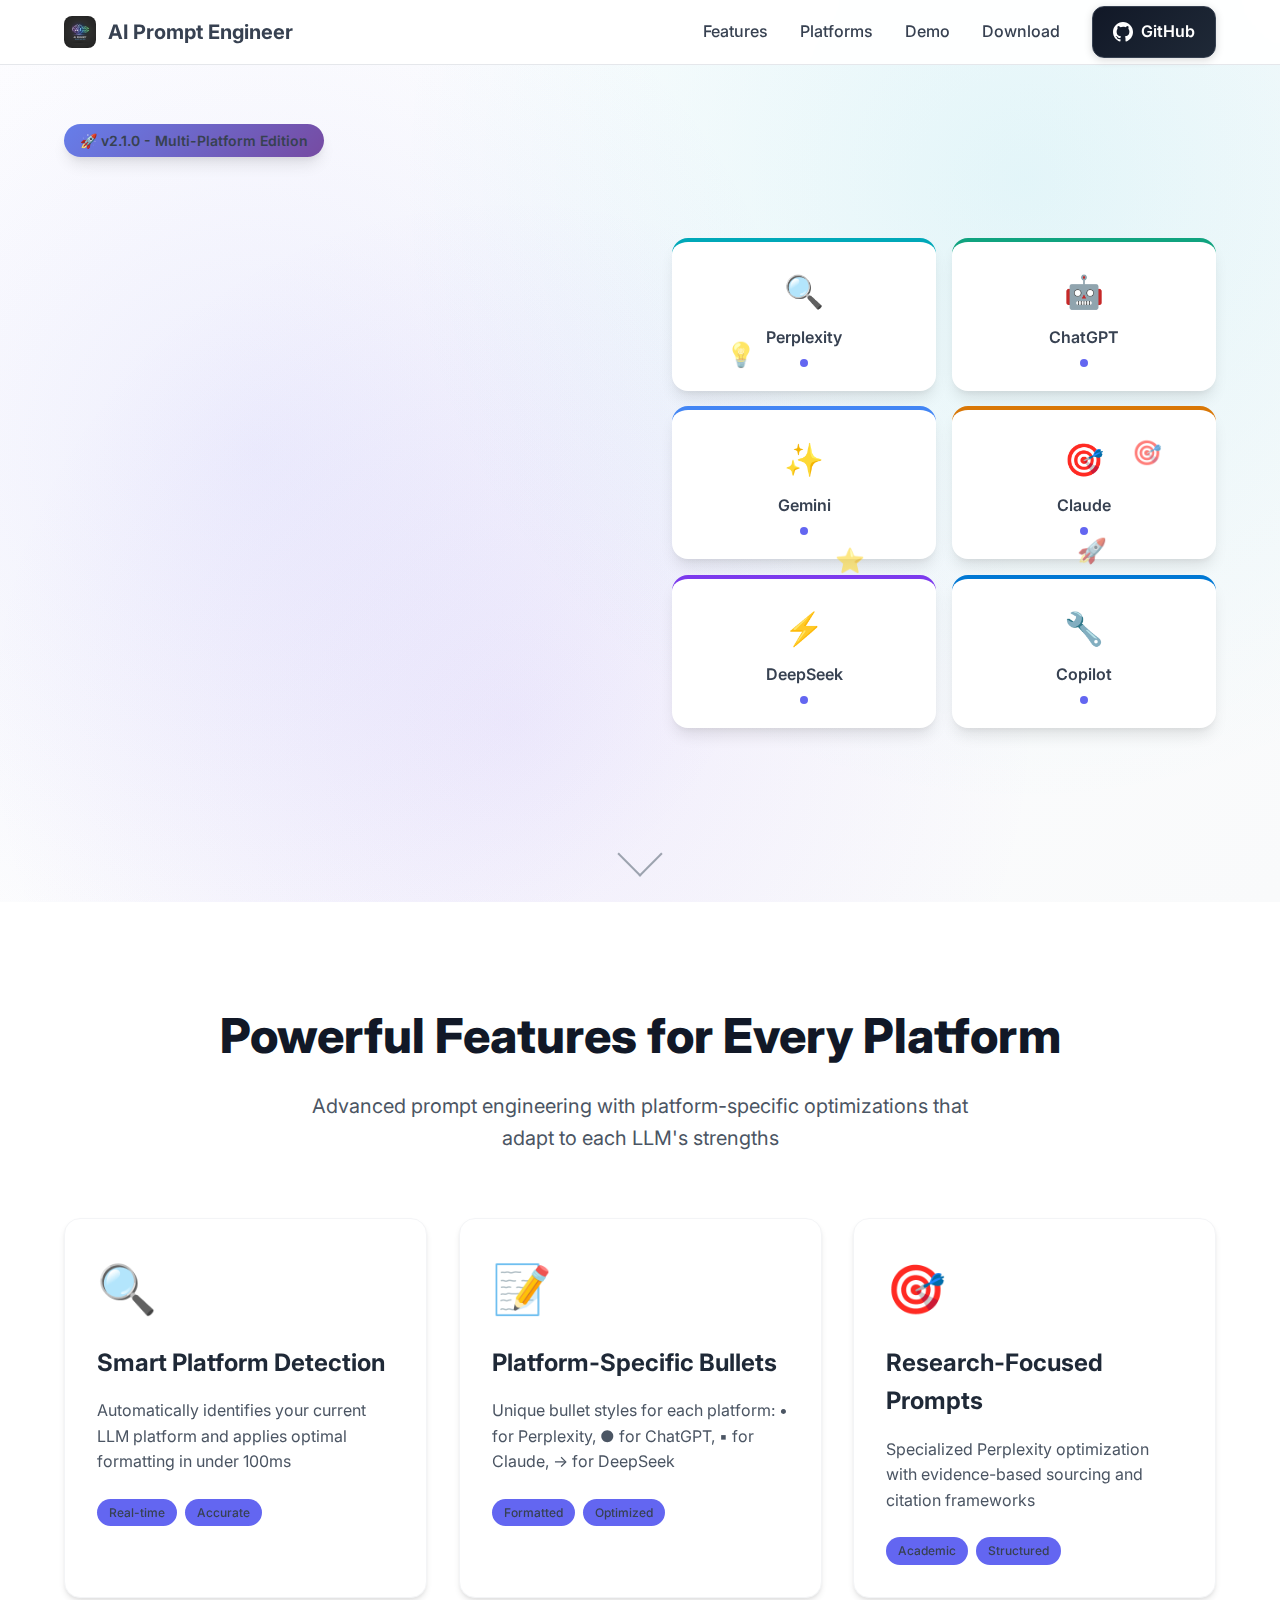
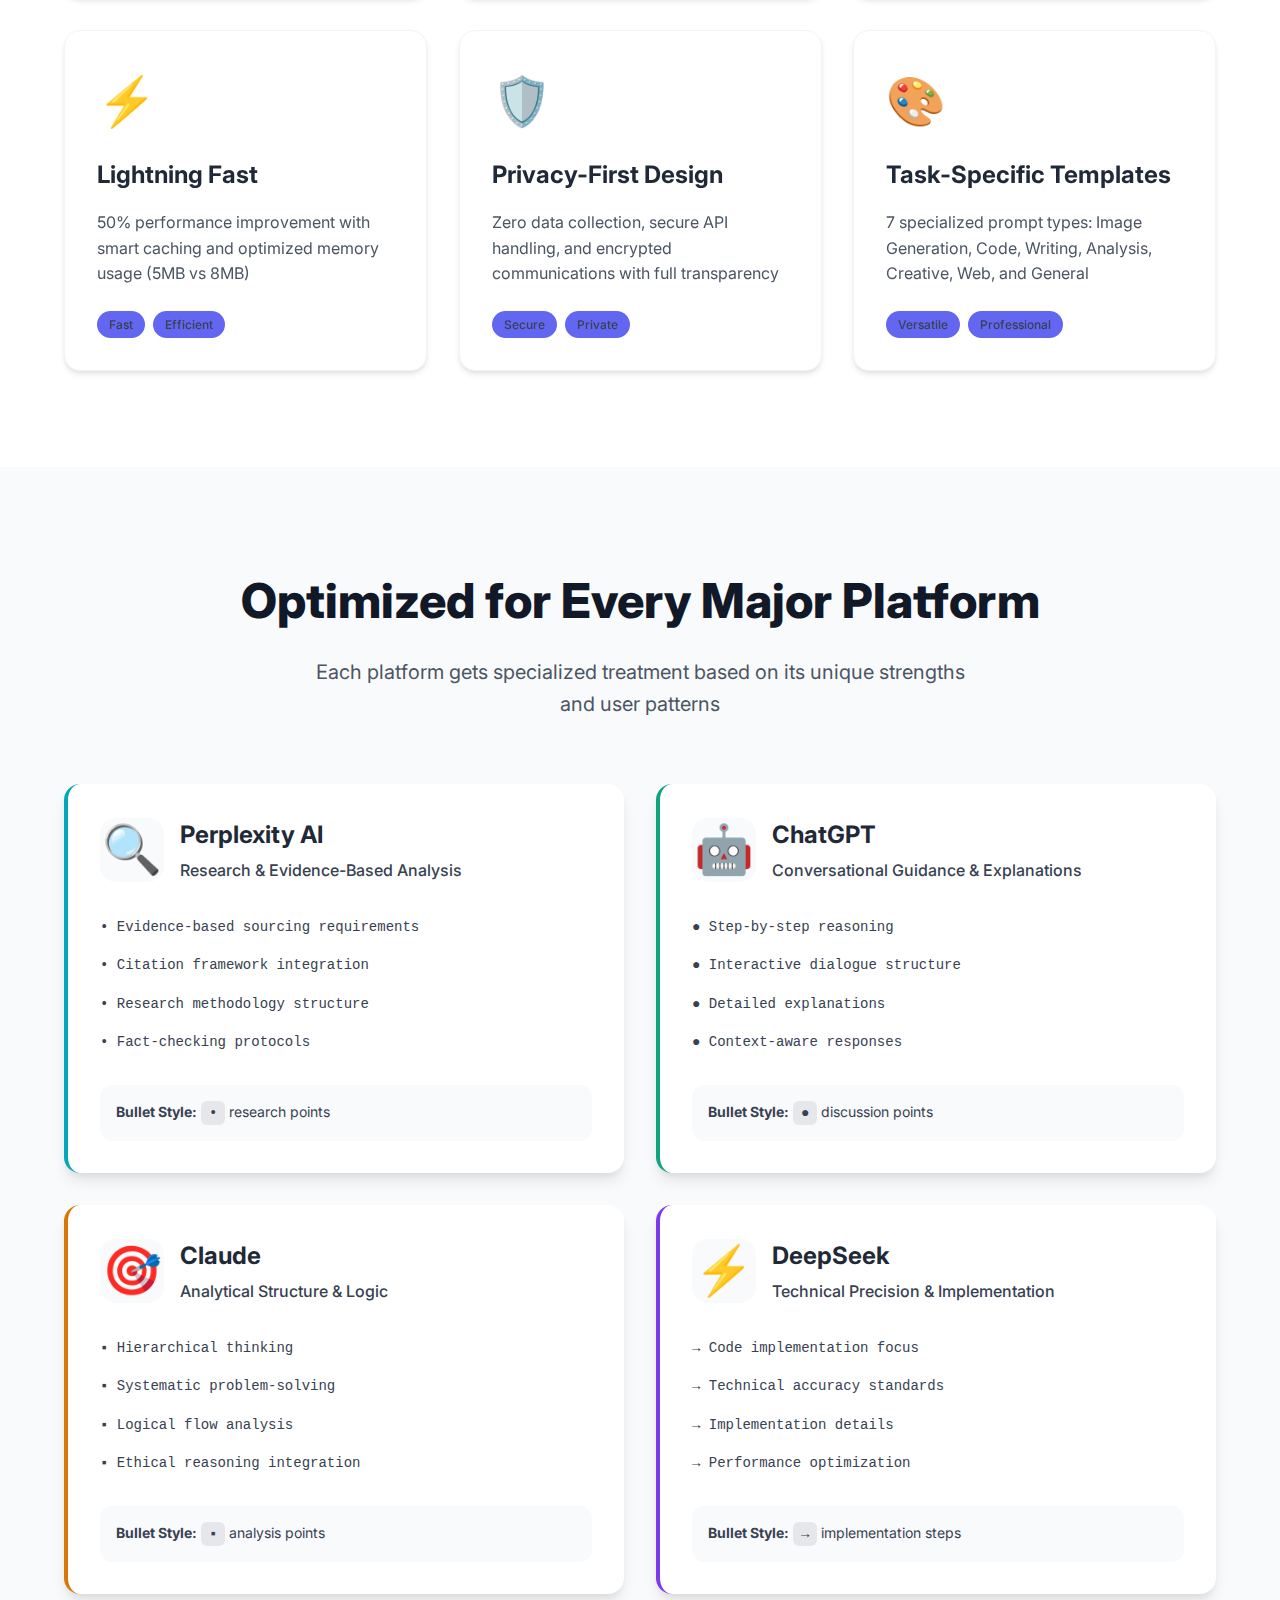
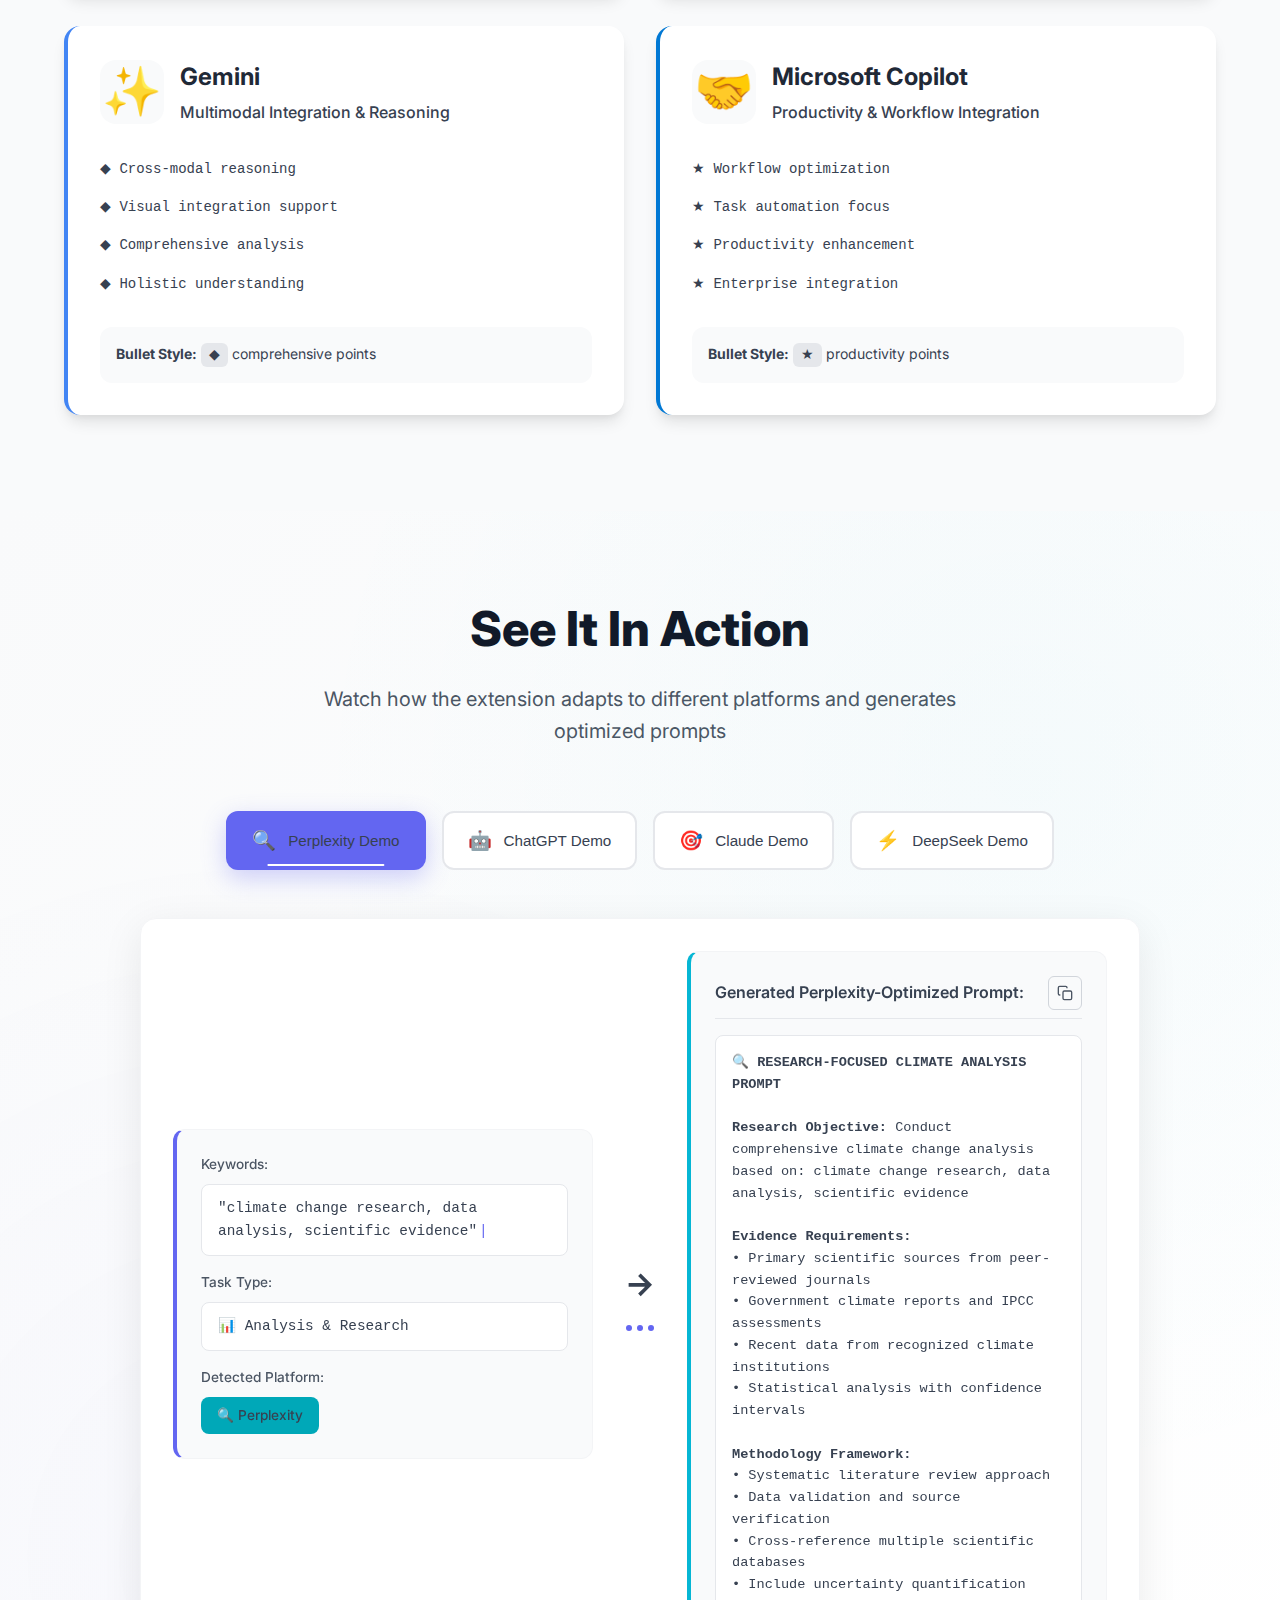
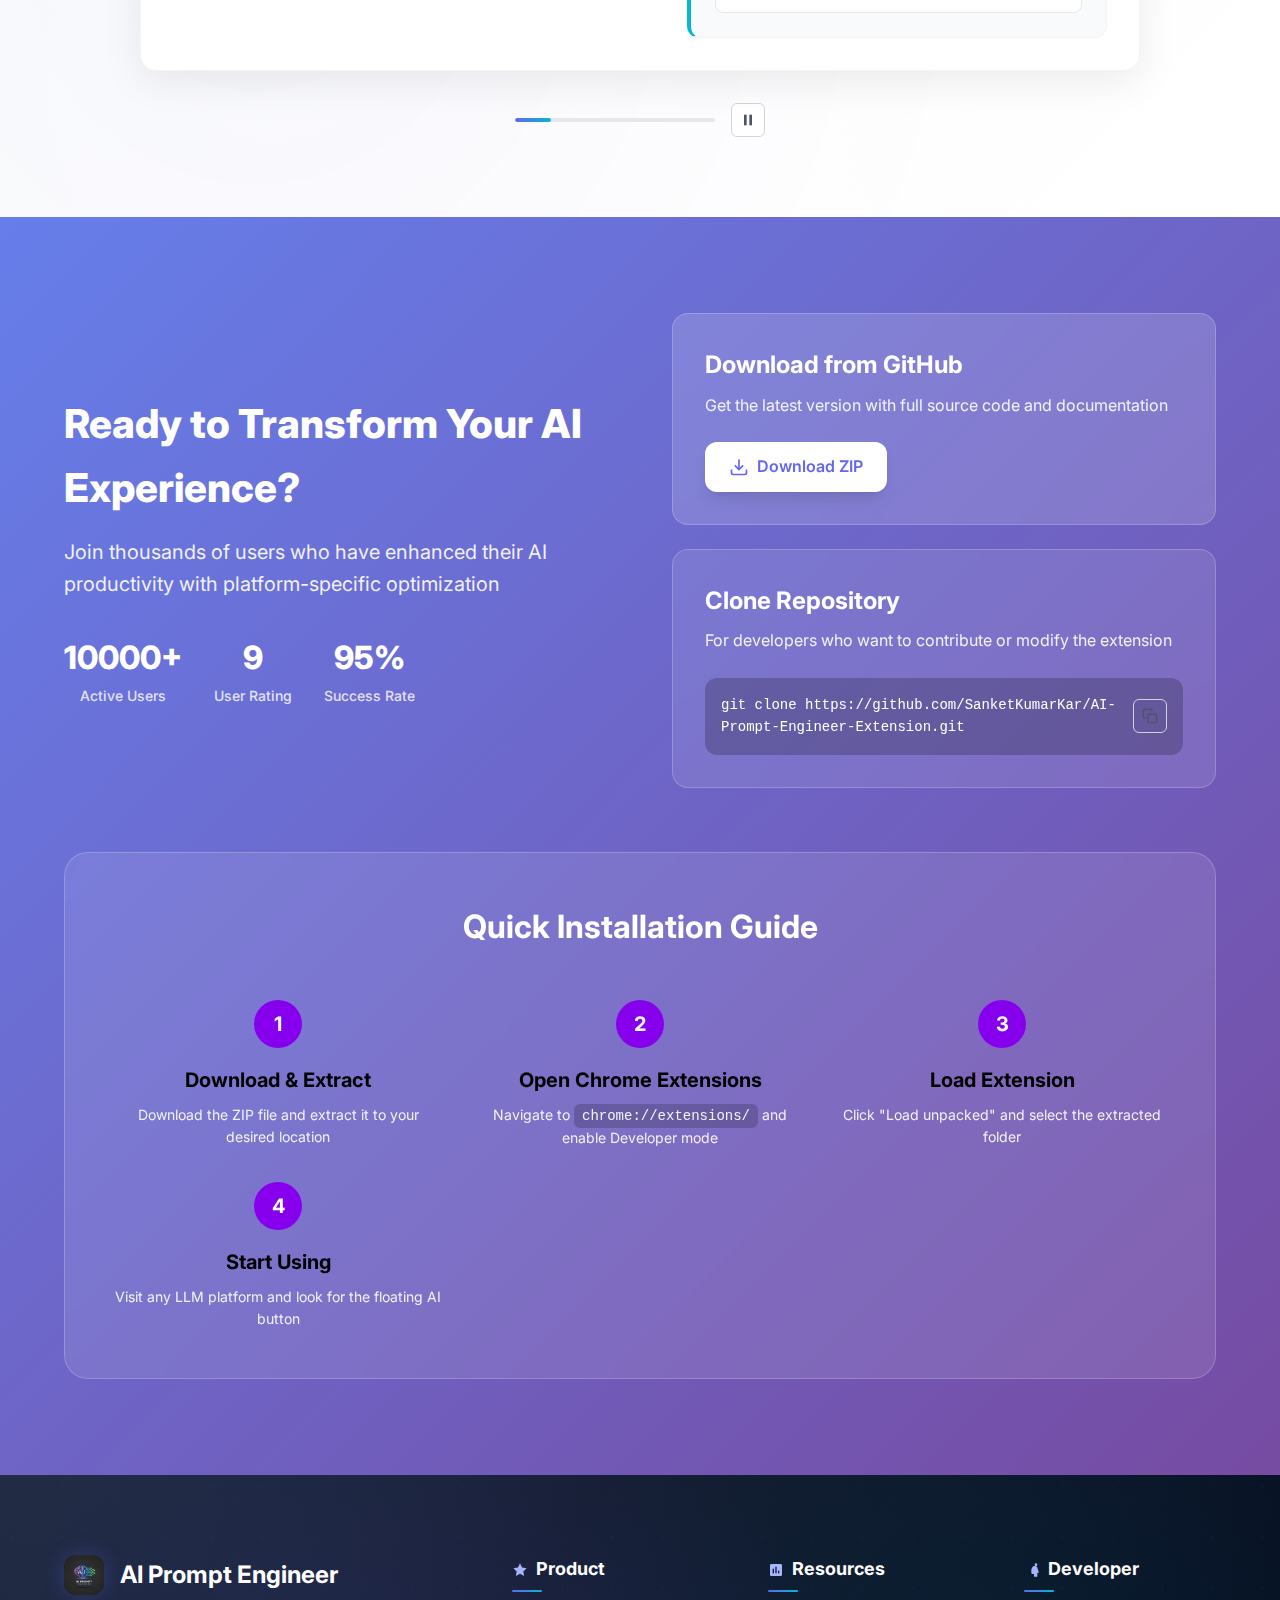
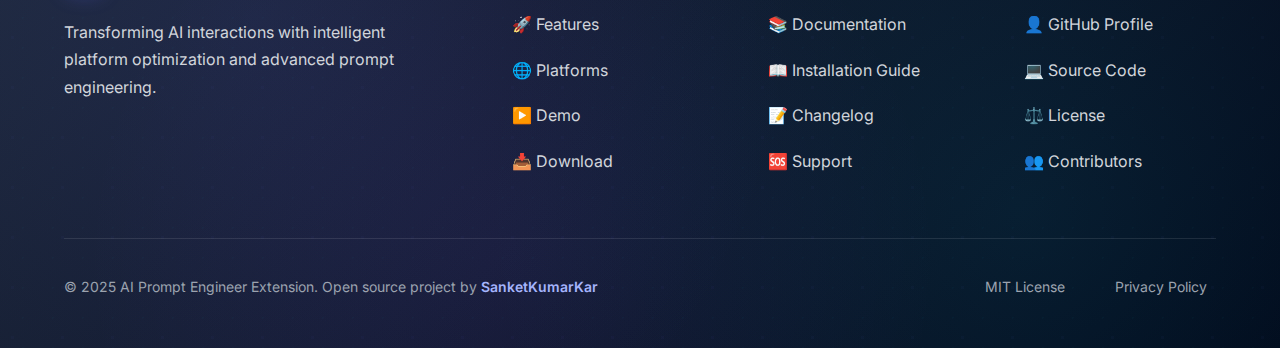
<file: index.html>
<!DOCTYPE html>
<html lang="en">
<head>
    <meta charset="UTF-8">
    <meta name="viewport" content="width=device-width, initial-scale=1.0">
    <title>AI Prompt Engineer Extension - Multi-Platform AI Optimization</title>
    <meta name="description" content="Transform your AI interactions with platform-specific prompt optimization for Perplexity, ChatGPT, Claude, and 10+ other LLMs.">
    <meta name="keywords" content="AI prompt engineer, ChatGPT extension, Perplexity optimization, Claude prompts, AI productivity">
    <link rel="preconnect" href="https://fonts.googleapis.com">
    <link rel="preconnect" href="https://fonts.gstatic.com" crossorigin>
    <link href="https://fonts.googleapis.com/css2?family=Inter:wght@300;400;500;600;700;800;900&display=swap" rel="stylesheet">
    <link rel="stylesheet" href="styles.css">
    <link rel="icon" type="image/png" href="../icons/logo.png">
</head>
<body>
    <!-- Navigation -->
    <nav class="navbar">
        <div class="nav-container">
            <div class="nav-logo">
                <img src="../icons/logo.png" alt="AI Prompt Engineer">
                <span>AI Prompt Engineer</span>
            </div>
            <div class="nav-menu">
                <a href="#features" class="nav-link">Features</a>
                <a href="#platforms" class="nav-link">Platforms</a>
                <a href="#demo" class="nav-link">Demo</a>
                <a href="#download" class="nav-link">Download</a>
                <a href="https://github.com/SanketKumarKar/AI-Prompt-Engineer-Extension" class="nav-link github-link" target="_blank">
                    <svg width="20" height="20" viewBox="0 0 24 24" fill="currentColor">
                        <path d="M12 0C5.374 0 0 5.373 0 12 0 17.302 3.438 21.8 8.207 23.387c.599.111.793-.261.793-.577v-2.234c-3.338.726-4.033-1.416-4.033-1.416-.546-1.387-1.333-1.756-1.333-1.756-1.089-.745.083-.729.083-.729 1.205.084 1.839 1.237 1.839 1.237 1.07 1.834 2.807 1.304 3.492.997.107-.775.418-1.305.762-1.604-2.665-.305-5.467-1.334-5.467-5.931 0-1.311.469-2.381 1.236-3.221-.124-.303-.535-1.524.117-3.176 0 0 1.008-.322 3.301 1.23A11.509 11.509 0 0112 5.803c1.02.005 2.047.138 3.006.404 2.291-1.552 3.297-1.23 3.297-1.23.653 1.653.242 2.874.118 3.176.77.84 1.235 1.911 1.235 3.221 0 4.609-2.807 5.624-5.479 5.921.43.372.823 1.102.823 2.222v3.293c0 .319.192.694.801.576C20.566 21.797 24 17.3 24 12c0-6.627-5.373-12-12-12z"/>
                    </svg>
                    GitHub
                </a>
            </div>
            <div class="nav-toggle">
                <span></span>
                <span></span>
                <span></span>
            </div>
        </div>
    </nav>

    <!-- Hero Section -->
    <section class="hero">
        <div class="hero-container">
            <div class="hero-content">
                <div class="hero-badge">
                    <span class="badge-text">🚀 v2.1.0 - Multi-Platform Edition</span>
                </div>
                <h1 class="hero-title">
                    Transform Your AI Interactions with
                    <span class="gradient-text">Platform-Specific Optimization</span>
                </h1>
                <p class="hero-description">
                    The most advanced Chrome extension for AI prompt engineering. Automatically detects and optimizes for
                    <strong>Perplexity, ChatGPT, Claude, DeepSeek, and 10+ other LLM platforms</strong> with specialized bullet formatting and research-focused enhancements.
                </p>
                <div class="hero-stats">
                    <div class="stat">
                        <span class="stat-number">10+</span>
                        <span class="stat-label">Supported Platforms</span>
                    </div>
                    <div class="stat">
                        <span class="stat-number">95%</span>
                        <span class="stat-label">Optimization Accuracy</span>
                    </div>
                    <div class="stat">
                        <span class="stat-number">50%</span>
                        <span class="stat-label">Faster Performance</span>
                    </div>
                </div>
                <div class="hero-buttons">
                    <a href="#download" class="btn btn-primary">
                        <svg width="20" height="20" viewBox="0 0 24 24" fill="none" stroke="currentColor" stroke-width="2">
                            <path d="M21 15v4a2 2 0 0 1-2 2H5a2 2 0 0 1-2-2v-4"/>
                            <polyline points="7,10 12,15 17,10"/>
                            <line x1="12" y1="15" x2="12" y2="3"/>
                        </svg>
                        Download Extension
                    </a>
                    <a href="#demo" class="btn btn-secondary">
                        <svg width="20" height="20" viewBox="0 0 24 24" fill="none" stroke="currentColor" stroke-width="2">
                            <polygon points="5,3 19,12 5,21"/>
                        </svg>
                        Watch Demo
                    </a>
                </div>
            </div>
            <div class="hero-visual">
                <div class="platform-showcase">
                    <div class="platform-card perplexity">
                        <div class="platform-icon">🔍</div>
                        <span>Perplexity</span>
                        <div class="optimization-indicator"></div>
                    </div>
                    <div class="platform-card chatgpt">
                        <div class="platform-icon">🤖</div>
                        <span>ChatGPT</span>
                        <div class="optimization-indicator"></div>
                    </div>
                    <div class="platform-card gemini center-card">
                        <div class="platform-icon">✨</div>
                        <span>Gemini</span>
                        <div class="optimization-indicator"></div>
                    </div>
                    <div class="platform-card claude">
                        <div class="platform-icon">🎯</div>
                        <span>Claude</span>
                        <div class="optimization-indicator"></div>
                    </div>
                    <div class="platform-card deepseek">
                        <div class="platform-icon">⚡</div>
                        <span>DeepSeek</span>
                        <div class="optimization-indicator"></div>
                    </div>
                    <div class="platform-card copilot">
                        <div class="platform-icon">🔧</div>
                        <span>Copilot</span>
                        <div class="optimization-indicator"></div>
                    </div>
                </div>
                <div class="floating-elements">
                    <div class="floating-element" style="--delay: 0s">💡</div>
                    <div class="floating-element" style="--delay: 1s">🚀</div>
                    <div class="floating-element" style="--delay: 2s">⭐</div>
                    <div class="floating-element" style="--delay: 3s">🎯</div>
                </div>
            </div>
        </div>
        <div class="scroll-indicator">
            <div class="scroll-arrow"></div>
        </div>
    </section>

    <!-- Features Section -->
    <section id="features" class="features">
        <div class="container">
            <div class="section-header">
                <h2 class="section-title">Powerful Features for Every Platform</h2>
                <p class="section-description">
                    Advanced prompt engineering with platform-specific optimizations that adapt to each LLM's strengths
                </p>
            </div>
            <div class="features-grid">
                <div class="feature-card">
                    <div class="feature-icon">🔍</div>
                    <h3>Smart Platform Detection</h3>
                    <p>Automatically identifies your current LLM platform and applies optimal formatting in under 100ms</p>
                    <div class="feature-tags">
                        <span class="tag">Real-time</span>
                        <span class="tag">Accurate</span>
                    </div>
                </div>
                <div class="feature-card">
                    <div class="feature-icon">📝</div>
                    <h3>Platform-Specific Bullets</h3>
                    <p>Unique bullet styles for each platform: • for Perplexity, ● for ChatGPT, ▪ for Claude, → for DeepSeek</p>
                    <div class="feature-tags">
                        <span class="tag">Formatted</span>
                        <span class="tag">Optimized</span>
                    </div>
                </div>
                <div class="feature-card">
                    <div class="feature-icon">🎯</div>
                    <h3>Research-Focused Prompts</h3>
                    <p>Specialized Perplexity optimization with evidence-based sourcing and citation frameworks</p>
                    <div class="feature-tags">
                        <span class="tag">Academic</span>
                        <span class="tag">Structured</span>
                    </div>
                </div>
                <div class="feature-card">
                    <div class="feature-icon">⚡</div>
                    <h3>Lightning Fast</h3>
                    <p>50% performance improvement with smart caching and optimized memory usage (5MB vs 8MB)</p>
                    <div class="feature-tags">
                        <span class="tag">Fast</span>
                        <span class="tag">Efficient</span>
                    </div>
                </div>
                <div class="feature-card">
                    <div class="feature-icon">🛡️</div>
                    <h3>Privacy-First Design</h3>
                    <p>Zero data collection, secure API handling, and encrypted communications with full transparency</p>
                    <div class="feature-tags">
                        <span class="tag">Secure</span>
                        <span class="tag">Private</span>
                    </div>
                </div>
                <div class="feature-card">
                    <div class="feature-icon">🎨</div>
                    <h3>Task-Specific Templates</h3>
                    <p>7 specialized prompt types: Image Generation, Code, Writing, Analysis, Creative, Web, and General</p>
                    <div class="feature-tags">
                        <span class="tag">Versatile</span>
                        <span class="tag">Professional</span>
                    </div>
                </div>
            </div>
        </div>
    </section>

    <!-- Platforms Section -->
    <section id="platforms" class="platforms">
        <div class="container">
            <div class="section-header">
                <h2 class="section-title">Optimized for Every Major Platform</h2>
                <p class="section-description">
                    Each platform gets specialized treatment based on its unique strengths and user patterns
                </p>
            </div>
            <div class="platforms-grid">
                <div class="platform-detail perplexity">
                    <div class="platform-header">
                        <div class="platform-icon-large">🔍</div>
                        <div class="platform-info">
                            <h3>Perplexity AI</h3>
                            <p>Research & Evidence-Based Analysis</p>
                        </div>
                    </div>
                    <div class="platform-features">
                        <div class="feature">• Evidence-based sourcing requirements</div>
                        <div class="feature">• Citation framework integration</div>
                        <div class="feature">• Research methodology structure</div>
                        <div class="feature">• Fact-checking protocols</div>
                    </div>
                    <div class="platform-example">
                        <strong>Bullet Style:</strong> <code>•</code> research points
                    </div>
                </div>

                <div class="platform-detail chatgpt">
                    <div class="platform-header">
                        <div class="platform-icon-large">🤖</div>
                        <div class="platform-info">
                            <h3>ChatGPT</h3>
                            <p>Conversational Guidance & Explanations</p>
                        </div>
                    </div>
                    <div class="platform-features">
                        <div class="feature">● Step-by-step reasoning</div>
                        <div class="feature">● Interactive dialogue structure</div>
                        <div class="feature">● Detailed explanations</div>
                        <div class="feature">● Context-aware responses</div>
                    </div>
                    <div class="platform-example">
                        <strong>Bullet Style:</strong> <code>●</code> discussion points
                    </div>
                </div>

                <div class="platform-detail claude">
                    <div class="platform-header">
                        <div class="platform-icon-large">🎯</div>
                        <div class="platform-info">
                            <h3>Claude</h3>
                            <p>Analytical Structure & Logic</p>
                        </div>
                    </div>
                    <div class="platform-features">
                        <div class="feature">▪ Hierarchical thinking</div>
                        <div class="feature">▪ Systematic problem-solving</div>
                        <div class="feature">▪ Logical flow analysis</div>
                        <div class="feature">▪ Ethical reasoning integration</div>
                    </div>
                    <div class="platform-example">
                        <strong>Bullet Style:</strong> <code>▪</code> analysis points
                    </div>
                </div>

                <div class="platform-detail deepseek">
                    <div class="platform-header">
                        <div class="platform-icon-large">⚡</div>
                        <div class="platform-info">
                            <h3>DeepSeek</h3>
                            <p>Technical Precision & Implementation</p>
                        </div>
                    </div>
                    <div class="platform-features">
                        <div class="feature">→ Code implementation focus</div>
                        <div class="feature">→ Technical accuracy standards</div>
                        <div class="feature">→ Implementation details</div>
                        <div class="feature">→ Performance optimization</div>
                    </div>
                    <div class="platform-example">
                        <strong>Bullet Style:</strong> <code>→</code> implementation steps
                    </div>
                </div>

                <div class="platform-detail gemini">
                    <div class="platform-header">
                        <div class="platform-icon-large">✨</div>
                        <div class="platform-info">
                            <h3>Gemini</h3>
                            <p>Multimodal Integration & Reasoning</p>
                        </div>
                    </div>
                    <div class="platform-features">
                        <div class="feature">◆ Cross-modal reasoning</div>
                        <div class="feature">◆ Visual integration support</div>
                        <div class="feature">◆ Comprehensive analysis</div>
                        <div class="feature">◆ Holistic understanding</div>
                    </div>
                    <div class="platform-example">
                        <strong>Bullet Style:</strong> <code>◆</code> comprehensive points
                    </div>
                </div>

                <div class="platform-detail copilot">
                    <div class="platform-header">
                        <div class="platform-icon-large">🤝</div>
                        <div class="platform-info">
                            <h3>Microsoft Copilot</h3>
                            <p>Productivity & Workflow Integration</p>
                        </div>
                    </div>
                    <div class="platform-features">
                        <div class="feature">★ Workflow optimization</div>
                        <div class="feature">★ Task automation focus</div>
                        <div class="feature">★ Productivity enhancement</div>
                        <div class="feature">★ Enterprise integration</div>
                    </div>
                    <div class="platform-example">
                        <strong>Bullet Style:</strong> <code>★</code> productivity points
                    </div>
                </div>

                <!-- <div class="platform-detail universal">
                    <div class="platform-header">
                        <div class="platform-icon-large">🌐</div>
                        <div class="platform-info">
                            <h3>Universal Support</h3>
                            <p>Compatible with Any Platform</p>
                        </div>
                    </div>
                    <div class="platform-features">
                        <div class="feature">• Platform-agnostic structure</div>
                        <div class="feature">• Adaptive formatting</div>
                        <div class="feature">• Universal compatibility</div>
                        <div class="feature">• Fallback optimization</div>
                    </div>
                    <div class="platform-example">
                        <strong>Bullet Style:</strong> <code>•</code> standard points
                    </div> -->
                </div>
            </div>
        </div>
    </section>

    <!-- Demo Section -->
    <section id="demo" class="demo">
        <div class="container">
            <div class="section-header">
                <h2 class="section-title">See It In Action</h2>
                <p class="section-description">
                    Watch how the extension adapts to different platforms and generates optimized prompts
                </p>
            </div>
            <div class="demo-container">
                <div class="demo-selector">
                    <button class="demo-btn active" data-demo="perplexity" data-index="0">
                        <span class="demo-icon">🔍</span>
                        <span class="demo-label">Perplexity Demo</span>
                        <div class="demo-indicator"></div>
                    </button>
                    <button class="demo-btn" data-demo="chatgpt" data-index="1">
                        <span class="demo-icon">🤖</span>
                        <span class="demo-label">ChatGPT Demo</span>
                        <div class="demo-indicator"></div>
                    </button>
                    <button class="demo-btn" data-demo="claude" data-index="2">
                        <span class="demo-icon">🎯</span>
                        <span class="demo-label">Claude Demo</span>
                        <div class="demo-indicator"></div>
                    </button>
                    <button class="demo-btn" data-demo="deepseek" data-index="3">
                        <span class="demo-icon">⚡</span>
                        <span class="demo-label">DeepSeek Demo</span>
                        <div class="demo-indicator"></div>
                    </button>
                </div>
                <div class="demo-content">
                    <div class="demo-item active" id="demo-perplexity" data-platform="perplexity">
                        <div class="demo-input">
                            <div class="input-group">
                                <label>Keywords:</label>
                                <div class="input-simulation typing-effect">"climate change research, data analysis, scientific evidence"</div>
                            </div>
                            <div class="input-group">
                                <label>Task Type:</label>
                                <div class="input-simulation">📊 Analysis & Research</div>
                            </div>
                            <div class="input-group">
                                <label>Detected Platform:</label>
                                <div class="platform-badge perplexity">🔍 Perplexity</div>
                            </div>
                        </div>
                        <div class="demo-arrow">
                            <div class="arrow-animation">→</div>
                            <div class="processing-indicator">
                                <div class="processing-dot"></div>
                                <div class="processing-dot"></div>
                                <div class="processing-dot"></div>
                            </div>
                        </div>
                        <div class="demo-output">
                            <div class="output-header">
                                <span>Generated Perplexity-Optimized Prompt:</span>
                                <button class="copy-btn" title="Copy to clipboard">
                                    <svg width="16" height="16" viewBox="0 0 24 24" fill="none" stroke="currentColor" stroke-width="2">
                                        <rect x="9" y="9" width="13" height="13" rx="2" ry="2"></rect>
                                        <path d="M5 15H4a2 2 0 0 1-2-2V4a2 2 0 0 1 2-2h9a2 2 0 0 1 2 2v1"></path>
                                    </svg>
                                </button>
                            </div>
                            <div class="output-content">
                                <strong>🔍 RESEARCH-FOCUSED CLIMATE ANALYSIS PROMPT</strong><br><br>
                                <strong>Research Objective:</strong> Conduct comprehensive climate change analysis based on: climate change research, data analysis, scientific evidence<br><br>
                                <strong>Evidence Requirements:</strong><br>
                                • Primary scientific sources from peer-reviewed journals<br>
                                • Government climate reports and IPCC assessments<br>
                                • Recent data from recognized climate institutions<br>
                                • Statistical analysis with confidence intervals<br><br>
                                <strong>Methodology Framework:</strong><br>
                                • Systematic literature review approach<br>
                                • Data validation and source verification<br>
                                • Cross-reference multiple scientific databases<br>
                                • Include uncertainty quantification
                            </div>
                        </div>
                    </div>
                    
                    <div class="demo-item" id="demo-chatgpt" data-platform="chatgpt">
                        <div class="demo-input">
                            <div class="input-group">
                                <label>Keywords:</label>
                                <div class="input-simulation typing-effect">"React tutorial, beginner friendly, interactive"</div>
                            </div>
                            <div class="input-group">
                                <label>Task Type:</label>
                                <div class="input-simulation">✍️ Writing & Content</div>
                            </div>
                            <div class="input-group">
                                <label>Detected Platform:</label>
                                <div class="platform-badge chatgpt">🤖 ChatGPT</div>
                            </div>
                        </div>
                        <div class="demo-arrow">
                            <div class="arrow-animation">→</div>
                            <div class="processing-indicator">
                                <div class="processing-dot"></div>
                                <div class="processing-dot"></div>
                                <div class="processing-dot"></div>
                            </div>
                        </div>
                        <div class="demo-output">
                            <div class="output-header">
                                <span>Generated ChatGPT-Optimized Prompt:</span>
                                <button class="copy-btn" title="Copy to clipboard">
                                    <svg width="16" height="16" viewBox="0 0 24 24" fill="none" stroke="currentColor" stroke-width="2">
                                        <rect x="9" y="9" width="13" height="13" rx="2" ry="2"></rect>
                                        <path d="M5 15H4a2 2 0 0 1-2-2V4a2 2 0 0 1 2 2v1"></path>
                                    </svg>
                                </button>
                            </div>
                            <div class="output-content">
                                <strong>🤖 CONVERSATIONAL REACT TUTORIAL PROMPT</strong><br><br>
                                <strong>Teaching Objective:</strong> Create an interactive React tutorial for: React tutorial, beginner friendly, interactive<br><br>
                                <strong>Instructional Approach:</strong><br>
                                ● Start with conversational introduction to React concepts<br>
                                ● Use step-by-step explanations with examples<br>
                                ● Include interactive code snippets and exercises<br>
                                ● Provide encouraging feedback and next steps<br><br>
                                <strong>Content Structure:</strong><br>
                                ● Begin with "What is React?" in simple terms<br>
                                ● Progress through hands-on examples<br>
                                ● Interactive Q&A to check understanding<br>
                                ● Practical project to reinforce learning
                            </div>
                        </div>
                    </div>
                    
                    <div class="demo-item" id="demo-claude" data-platform="claude">
                        <div class="demo-input">
                            <div class="input-group">
                                <label>Keywords:</label>
                                <div class="input-simulation typing-effect">"business strategy, market analysis, competitive advantage"</div>
                            </div>
                            <div class="input-group">
                                <label>Task Type:</label>
                                <div class="input-simulation">📊 Analysis & Research</div>
                            </div>
                            <div class="input-group">
                                <label>Detected Platform:</label>
                                <div class="platform-badge claude">🎯 Claude</div>
                            </div>
                        </div>
                        <div class="demo-arrow">
                            <div class="arrow-animation">→</div>
                            <div class="processing-indicator">
                                <div class="processing-dot"></div>
                                <div class="processing-dot"></div>
                                <div class="processing-dot"></div>
                            </div>
                        </div>
                        <div class="demo-output">
                            <div class="output-header">
                                <span>Generated Claude-Optimized Prompt:</span>
                                <button class="copy-btn" title="Copy to clipboard">
                                    <svg width="16" height="16" viewBox="0 0 24 24" fill="none" stroke="currentColor" stroke-width="2">
                                        <rect x="9" y="9" width="13" height="13" rx="2" ry="2"></rect>
                                        <path d="M5 15H4a2 2 0 0 1-2-2V4a2 2 0 0 1 2 2v1"></path>
                                    </svg>
                                </button>
                            </div>
                            <div class="output-content">
                                <strong>🎯 ANALYTICAL BUSINESS STRATEGY PROMPT</strong><br><br>
                                <strong>Strategic Analysis:</strong> Develop comprehensive business strategy for: business strategy, market analysis, competitive advantage<br><br>
                                <strong>Hierarchical Analysis Framework:</strong><br>
                                ▪ Market Environment Assessment<br>
                                &nbsp;&nbsp;▪ Industry trends and dynamics<br>
                                &nbsp;&nbsp;▪ Customer behavior patterns<br>
                                ▪ Competitive Landscape Analysis<br>
                                &nbsp;&nbsp;▪ Direct and indirect competitors<br>
                                &nbsp;&nbsp;▪ Competitive positioning matrix<br>
                                ▪ Strategic Options Evaluation<br>
                                &nbsp;&nbsp;▪ Risk-benefit analysis<br>
                                &nbsp;&nbsp;▪ Resource requirement assessment
                            </div>
                        </div>
                    </div>
                    
                    <div class="demo-item" id="demo-deepseek" data-platform="deepseek">
                        <div class="demo-input">
                            <div class="input-group">
                                <label>Keywords:</label>
                                <div class="input-simulation typing-effect">"machine learning model, Python implementation, optimization"</div>
                            </div>
                            <div class="input-group">
                                <label>Task Type:</label>
                                <div class="input-simulation">💻 Code & Development</div>
                            </div>
                            <div class="input-group">
                                <label>Detected Platform:</label>
                                <div class="platform-badge deepseek">⚡ DeepSeek</div>
                            </div>
                        </div>
                        <div class="demo-arrow">
                            <div class="arrow-animation">→</div>
                            <div class="processing-indicator">
                                <div class="processing-dot"></div>
                                <div class="processing-dot"></div>
                                <div class="processing-dot"></div>
                            </div>
                        </div>
                        <div class="demo-output">
                            <div class="output-header">
                                <span>Generated DeepSeek-Optimized Prompt:</span>
                                <button class="copy-btn" title="Copy to clipboard">
                                    <svg width="16" height="16" viewBox="0 0 24 24" fill="none" stroke="currentColor" stroke-width="2">
                                        <rect x="9" y="9" width="13" height="13" rx="2" ry="2"></rect>
                                        <path d="M5 15H4a2 2 0 0 1-2-2V4a2 2 0 0 1 2 2v1"></path>
                                    </svg>
                                </button>
                            </div>
                            <div class="output-content">
                                <strong>⚡ TECHNICAL ML IMPLEMENTATION PROMPT</strong><br><br>
                                <strong>Development Task:</strong> Build machine learning solution for: machine learning model, Python implementation, optimization<br><br>
                                <strong>Technical Requirements:</strong><br>
                                → Implement scalable ML architecture using scikit-learn/PyTorch<br>
                                → Design modular code structure with proper error handling<br>
                                → Include performance benchmarking and optimization metrics<br>
                                → Add comprehensive unit tests and documentation<br><br>
                                <strong>Implementation Steps:</strong><br>
                                → Data preprocessing and feature engineering pipeline<br>
                                → Model selection with hyperparameter tuning<br>
                                → Cross-validation and performance evaluation<br>
                                → Production deployment considerations
                            </div>
                        </div>
                    </div>
                </div>
                <div class="demo-progress">
                    <div class="progress-bar">
                        <div class="progress-fill"></div>
                    </div>
                    <div class="demo-controls">
                        <button class="control-btn pause-btn" title="Pause auto-cycle">
                            <svg width="16" height="16" viewBox="0 0 24 24" fill="currentColor">
                                <rect x="6" y="4" width="4" height="16"></rect>
                                <rect x="14" y="4" width="4" height="16"></rect>
                            </svg>
                        </button>
                        <button class="control-btn play-btn hidden" title="Resume auto-cycle">
                            <svg width="16" height="16" viewBox="0 0 24 24" fill="currentColor">
                                <polygon points="5,3 19,12 5,21"></polygon>
                            </svg>
                        </button>
                    </div>
                </div>
            </div>
        </div>
    </section>

    <!-- Download Section -->
    <section id="download" class="download">
        <div class="container">
            <div class="download-container">
                <div class="download-content">
                    <h2>Ready to Transform Your AI Experience?</h2>
                    <p>Join thousands of users who have enhanced their AI productivity with platform-specific optimization</p>
                    <div class="download-stats">
                        <div class="stat">
                            <span class="stat-number">10000+</span>
                            <span class="stat-label">Active Users</span>
                        </div>
                        <div class="stat">
                            <span class="stat-number">9</span>
                            <span class="stat-label">User Rating</span>
                        </div>
                        <div class="stat">
                            <span class="stat-number">95%</span>
                            <span class="stat-label">Success Rate</span>
                        </div>
                    </div>
                </div>
                <div class="download-methods">
                    <div class="download-option primary">
                        <h3>Download from GitHub</h3>
                        <p>Get the latest version with full source code and documentation</p>
                        <a href="https://github.com/SanketKumarKar/AI-Prompt-Engineer-Extension/archive/refs/heads/main.zip" class="btn btn-primary download-btn">
                            <svg width="20" height="20" viewBox="0 0 24 24" fill="none" stroke="currentColor" stroke-width="2">
                                <path d="M21 15v4a2 2 0 0 1-2 2H5a2 2 0 0 1-2-2v-4"/>
                                <polyline points="7,10 12,15 17,10"/>
                                <line x1="12" y1="15" x2="12" y2="3"/>
                            </svg>
                            Download ZIP
                        </a>
                    </div>
                    <div class="download-option">
                        <h3>Clone Repository</h3>
                        <p>For developers who want to contribute or modify the extension</p>
                        <div class="code-block">
                            <code>git clone https://github.com/SanketKumarKar/AI-Prompt-Engineer-Extension.git</code>
                            <button class="copy-btn" onclick="copyToClipboard('git clone https://github.com/SanketKumarKar/AI-Prompt-Engineer-Extension.git')">
                                <svg width="16" height="16" viewBox="0 0 24 24" fill="none" stroke="currentColor" stroke-width="2">
                                    <rect x="9" y="9" width="13" height="13" rx="2" ry="2"/>
                                    <path d="M5 15H4a2 2 0 0 1-2-2V4a2 2 0 0 1 2-2h9a2 2 0 0 1 2 2v1"/>
                                </svg>
                            </button>
                        </div>
                    </div>
                </div>
            </div>
            
            <div class="installation-steps">
                <h3>Quick Installation Guide</h3>
                <div class="steps">
                    <div class="step">
                        <div class="step-number">1</div>
                        <div class="step-content">
                            <h4>Download & Extract</h4>
                            <p>Download the ZIP file and extract it to your desired location</p>
                        </div>
                    </div>
                    <div class="step">
                        <div class="step-number">2</div>
                        <div class="step-content">
                            <h4>Open Chrome Extensions</h4>
                            <p>Navigate to <code>chrome://extensions/</code> and enable Developer mode</p>
                        </div>
                    </div>
                    <div class="step">
                        <div class="step-number">3</div>
                        <div class="step-content">
                            <h4>Load Extension</h4>
                            <p>Click "Load unpacked" and select the extracted folder</p>
                        </div>
                    </div>
                    <div class="step">
                        <div class="step-number">4</div>
                        <div class="step-content">
                            <h4>Start Using</h4>
                            <p>Visit any LLM platform and look for the floating AI button</p>
                        </div>
                    </div>
                </div>
            </div>
        </div>
    </section>

    <!-- Footer -->
    <footer class="footer">
        <div class="footer-background">
            <div class="footer-pattern"></div>
            <div class="footer-gradient"></div>
        </div>
        <div class="container">
            <div class="footer-content">
                <div class="footer-section footer-brand">
                    <div class="footer-logo">
                        <img src="../icons/logo.png" alt="AI Prompt Engineer">
                        <span>AI Prompt Engineer</span>
                    </div>
                    <p class="footer-description">Transforming AI interactions with intelligent platform optimization and advanced prompt engineering.</p>
                    <!-- <div class="footer-stats">
                        <div class="footer-stat">
                            <span class="stat-number">10,000+</span>
                            <span class="stat-label">Users</span>
                        </div>
                        <div class="footer-stat">
                            <span class="stat-number">15+</span>
                            <span class="stat-label">Platforms</span>
                        </div>
                        <div class="footer-stat">
                            <span class="stat-number">95%</span>
                            <span class="stat-label">Success Rate</span>
                        </div>
                    </div> -->
                    <!-- <div class="footer-social">
                        <a href="https://github.com/SanketKumarKar/AI-Prompt-Engineer-Extension" target="_blank" class="social-link github-link" title="GitHub Repository">
                            <svg width="20" height="20" viewBox="0 0 24 24" fill="currentColor">
                                <path d="M12 0C5.374 0 0 5.373 0 12 0 17.302 3.438 21.8 8.207 23.387c.599.111.793-.261.793-.577v-2.234c-3.338.726-4.033-1.416-4.033-1.416-.546-1.387-1.333-1.756-1.333-1.756-1.089-.745.083-.729.083-.729 1.205.084 1.839 1.237 1.839 1.237 1.07 1.834 2.807 1.304 3.492.997.107-.775.418-1.305.762-1.604-2.665-.305-5.467-1.334-5.467-5.931 0-1.311.469-2.381 1.236-3.221-.124-.303-.535-1.524.117-3.176 0 0 1.008-.322 3.301 1.23A11.509 11.509 0 0112 5.803c1.02.005 2.047.138 3.006.404 2.291-1.552 3.297-1.23 3.297-1.23.653 1.653.242 2.874.118 3.176.77.84 1.235 1.911 1.235 3.221 0 4.609-2.807 5.624-5.479 5.921.43.372.823 1.102.823 2.222v3.293c0 .319.192.694.801.576C20.566 21.797 24 17.3 24 12c0-6.627-5.373-12-12-12z"/>
                            </svg>
                        </a>
                        <a href="https://github.com/SanketKumarKar" target="_blank" class="social-link profile-link" title="Developer Profile">
                            <svg width="20" height="20" viewBox="0 0 24 24" fill="currentColor">
                                <path d="M12 2C6.48 2 2 6.48 2 12s4.48 10 10 10 10-4.48 10-10S17.52 2 12 2zm-2 15l-5-5 1.41-1.41L10 14.17l7.59-7.59L19 8l-9 9z"/>
                            </svg>
                        </a>
                    </div> -->
                </div>
                
                <div class="footer-section">
                    <h4>
                        <svg width="16" height="16" viewBox="0 0 24 24" fill="currentColor" class="section-icon">
                            <path d="M12 2l3.09 6.26L22 9.27l-5 4.87 1.18 6.88L12 17.77l-6.18 3.25L7 14.14 2 9.27l6.91-1.01L12 2z"/>
                        </svg>
                        Product
                    </h4>
                    <ul>
                        <li><a href="#features">🚀 Features</a></li>
                        <li><a href="#platforms">🌐 Platforms</a></li>
                        <li><a href="#demo">▶️ Demo</a></li>
                        <li><a href="#download">📥 Download</a></li>
                    </ul>
                </div>
                
                <div class="footer-section">
                    <h4>
                        <svg width="16" height="16" viewBox="0 0 24 24" fill="currentColor" class="section-icon">
                            <path d="M19 3H5c-1.1 0-2 .9-2 2v14c0 1.1.9 2 2 2h14c1.1 0 2-.9 2-2V5c0-1.1-.9-2-2-2zM9 17H7v-7h2v7zm4 0h-2V7h2v10zm4 0h-2v-4h2v4z"/>
                        </svg>
                        Resources
                    </h4>
                    <ul>
                        <li><a href="https://github.com/SanketKumarKar/AI-Prompt-Engineer-Extension/blob/main/README.md" target="_blank">📚 Documentation</a></li>
                        <li><a href="https://github.com/SanketKumarKar/AI-Prompt-Engineer-Extension/blob/main/ENHANCED_GUIDE.md" target="_blank">📖 Installation Guide</a></li>
                        <li><a href="https://github.com/SanketKumarKar/AI-Prompt-Engineer-Extension/blob/main/CHANGELOG.md" target="_blank">📝 Changelog</a></li>
                        <li><a href="https://github.com/SanketKumarKar/AI-Prompt-Engineer-Extension/issues" target="_blank">🆘 Support</a></li>
                    </ul>
                </div>
                
                <div class="footer-section">
                    <h4>
                        <svg width="16" height="16" viewBox="0 0 24 24" fill="currentColor" class="section-icon">
                            <path d="M16 4c0-1.11.89-2 2-2s2 .89 2 2-.89 2-2 2-2-.89-2-2zm4 18v-6h2.5l-2.54-7.63A2.996 2.996 0 0 0 16.96 6H15c-.8 0-1.54.37-2.01.99L11 10.98V16c0 1.1.9 2 2 2h2v4h3z"/>
                        </svg>
                        Developer
                    </h4>
                    <ul>
                        <li><a href="https://github.com/SanketKumarKar" target="_blank">👤 GitHub Profile</a></li>
                        <li><a href="https://github.com/SanketKumarKar/AI-Prompt-Engineer-Extension" target="_blank">💻 Source Code</a></li>
                        <li><a href="https://github.com/SanketKumarKar/AI-Prompt-Engineer-Extension/blob/main/LICENSE" target="_blank">⚖️ License</a></li>
                        <li><a href="https://github.com/SanketKumarKar/AI-Prompt-Engineer-Extension/graphs/contributors" target="_blank">👥 Contributors</a></li>
                    </ul>
                </div>
            </div>
            
            <div class="footer-bottom">
                <div class="footer-bottom-content">
                    <p class="copyright">
                        &copy; 2025 AI Prompt Engineer Extension. Open source project by 
                        <a href="https://github.com/SanketKumarKar" target="_blank" class="developer-link">SanketKumarKar</a>
                    </p>
                    <div class="footer-links">
                        <a href="https://github.com/SanketKumarKar/AI-Prompt-Engineer-Extension/blob/main/LICENSE" target="_blank">MIT License</a>
                        <a href="https://github.com/SanketKumarKar/AI-Prompt-Engineer-Extension/blob/main/SECURITY.md" target="_blank">Privacy Policy</a>
                    </div>
                </div>
                <!-- <div class="footer-scroll-top">
                    <button class="scroll-to-top" onclick="window.scrollTo({top: 0, behavior: 'smooth'})" title="Back to top">
                        <svg width="20" height="20" viewBox="0 0 24 24" fill="currentColor">
                            <path d="M7 14l5-5 5 5z"/>
                        </svg>
                    </button>
                </div> -->
            </div>
        </div>
    </footer>

    <script src="script.js"></script>
</body>
</html>
</file>
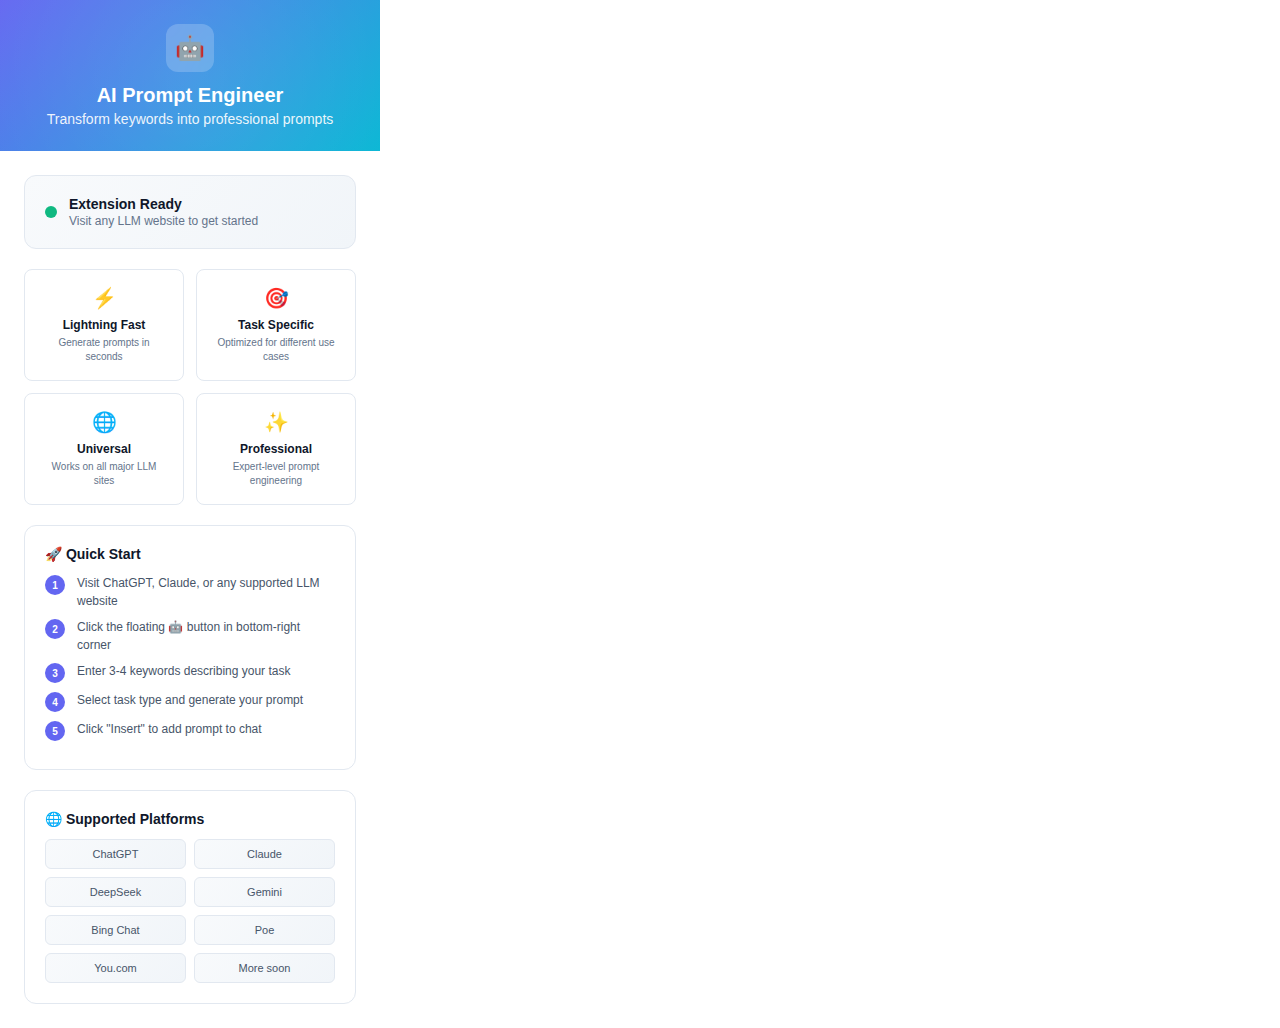
<file: popup.html>
<!DOCTYPE html>
<html lang="en">
<head>
  <meta charset="UTF-8">
  <meta name="viewport" content="width=device-width, initial-scale=1.0">
  <title>AI Prompt Engineer</title>
  <style>
    * {
      margin: 0;
      padding: 0;
      box-sizing: border-box;
    }

    body {
      width: 380px;
      min-height: 500px;
      font-family: 'Inter', -apple-system, BlinkMacSystemFont, 'Segoe UI', Roboto, sans-serif;
      background: #ffffff;
      color: #0f172a;
      overflow: hidden;
    }

    .popup-container {
      padding: 0;
      display: flex;
      flex-direction: column;
      min-height: 500px;
    }

    .popup-header {
      background: linear-gradient(135deg, #6366f1 0%, #06b6d4 100%);
      color: white;
      padding: 24px;
      text-align: center;
      position: relative;
      overflow: hidden;
    }

    .popup-header::before {
      content: '';
      position: absolute;
      top: -50%;
      left: -50%;
      width: 200%;
      height: 200%;
      background: radial-gradient(circle, rgba(255,255,255,0.1) 0%, transparent 70%);
      animation: float 6s ease-in-out infinite;
    }

    .popup-header .logo {
      width: 48px;
      height: 48px;
      margin: 0 auto 12px;
      background: rgba(255, 255, 255, 0.2);
      border-radius: 12px;
      display: flex;
      align-items: center;
      justify-content: center;
      font-size: 24px;
      backdrop-filter: blur(10px);
    }

    .popup-header h1 {
      font-size: 20px;
      font-weight: 700;
      margin-bottom: 4px;
      position: relative;
    }

    .popup-header p {
      font-size: 14px;
      opacity: 0.9;
      font-weight: 400;
    }

    .popup-content {
      flex: 1;
      padding: 24px;
      display: flex;
      flex-direction: column;
      gap: 20px;
    }

    .status-card {
      background: linear-gradient(135deg, #f8fafc 0%, #f1f5f9 100%);
      border: 1px solid #e2e8f0;
      border-radius: 12px;
      padding: 20px;
      display: flex;
      align-items: center;
      gap: 12px;
    }

    .status-indicator {
      width: 12px;
      height: 12px;
      border-radius: 50%;
      background: #10b981;
      animation: pulse 2s infinite;
    }

    .status-text {
      flex: 1;
    }

    .status-text h3 {
      font-size: 14px;
      font-weight: 600;
      margin-bottom: 2px;
      color: #0f172a;
    }

    .status-text p {
      font-size: 12px;
      color: #64748b;
      margin: 0;
    }

    .features-grid {
      display: grid;
      grid-template-columns: 1fr 1fr;
      gap: 12px;
    }

    .feature-card {
      background: #ffffff;
      border: 1px solid #e2e8f0;
      border-radius: 8px;
      padding: 16px;
      text-align: center;
      transition: all 0.2s cubic-bezier(0.4, 0, 0.2, 1);
    }

    .feature-card:hover {
      transform: translateY(-2px);
      box-shadow: 0 10px 15px -3px rgba(0, 0, 0, 0.1);
      border-color: #6366f1;
    }

    .feature-icon {
      font-size: 20px;
      margin-bottom: 8px;
    }

    .feature-title {
      font-size: 12px;
      font-weight: 600;
      color: #0f172a;
      margin-bottom: 4px;
    }

    .feature-desc {
      font-size: 10px;
      color: #64748b;
      line-height: 1.4;
    }

    .instructions {
      background: #ffffff;
      border: 1px solid #e2e8f0;
      border-radius: 12px;
      padding: 20px;
    }

    .instructions h3 {
      font-size: 14px;
      font-weight: 600;
      margin-bottom: 12px;
      color: #0f172a;
      display: flex;
      align-items: center;
      gap: 8px;
    }

    .step-list {
      list-style: none;
      padding: 0;
    }

    .step-list li {
      display: flex;
      align-items: flex-start;
      gap: 12px;
      margin-bottom: 8px;
      font-size: 12px;
      line-height: 1.5;
      color: #475569;
    }

    .step-number {
      background: #6366f1;
      color: white;
      width: 20px;
      height: 20px;
      border-radius: 50%;
      display: flex;
      align-items: center;
      justify-content: center;
      font-size: 10px;
      font-weight: 600;
      flex-shrink: 0;
      margin-top: 1px;
    }

    .supported-sites {
      background: #ffffff;
      border: 1px solid #e2e8f0;
      border-radius: 12px;
      padding: 20px;
    }

    .supported-sites h3 {
      font-size: 14px;
      font-weight: 600;
      margin-bottom: 12px;
      color: #0f172a;
      display: flex;
      align-items: center;
      gap: 8px;
    }

    .site-grid {
      display: grid;
      grid-template-columns: 1fr 1fr;
      gap: 8px;
    }

    .site-tag {
      background: linear-gradient(135deg, #f8fafc 0%, #f1f5f9 100%);
      border: 1px solid #e2e8f0;
      padding: 8px 12px;
      border-radius: 6px;
      font-size: 11px;
      font-weight: 500;
      text-align: center;
      color: #475569;
      transition: all 0.2s;
    }

    .site-tag:hover {
      background: linear-gradient(135deg, #6366f1 0%, #06b6d4 100%);
      color: white;
      border-color: transparent;
    }

    @keyframes pulse {
      0%, 100% { opacity: 1; }
      50% { opacity: 0.5; }
    }

    @keyframes float {
      0%, 100% { transform: translateY(0px) rotate(0deg); }
      50% { transform: translateY(-10px) rotate(180deg); }
    }

    /* Dark mode */
    @media (prefers-color-scheme: dark) {
      body {
        background: #0f172a;
        color: #f8fafc;
      }

      .status-card,
      .instructions,
      .supported-sites,
      .feature-card {
        background: #1e293b;
        border-color: #334155;
      }

      .status-text h3,
      .instructions h3,
      .supported-sites h3,
      .feature-title {
        color: #f8fafc;
      }

      .status-text p,
      .feature-desc,
      .step-list li {
        color: #94a3b8;
      }

      .site-tag {
        background: #1e293b;
        border-color: #334155;
        color: #94a3b8;
      }

      .site-tag:hover {
        background: linear-gradient(135deg, #6366f1 0%, #06b6d4 100%);
        color: white;
      }
    }
  </style>
</head>
<body>
  <div class="popup-container">
    <div class="popup-header">
      <div class="logo">🤖</div>
      <h1>AI Prompt Engineer</h1>
      <p>Transform keywords into professional prompts</p>
    </div>

    <div class="popup-content">
      <div class="status-card">
        <div class="status-indicator"></div>
        <div class="status-text">
          <h3>Extension Ready</h3>
          <p>Visit any LLM website to get started</p>
        </div>
      </div>

      <div class="features-grid">
        <div class="feature-card">
          <div class="feature-icon">⚡</div>
          <div class="feature-title">Lightning Fast</div>
          <div class="feature-desc">Generate prompts in seconds</div>
        </div>
        <div class="feature-card">
          <div class="feature-icon">🎯</div>
          <div class="feature-title">Task Specific</div>
          <div class="feature-desc">Optimized for different use cases</div>
        </div>
        <div class="feature-card">
          <div class="feature-icon">🌐</div>
          <div class="feature-title">Universal</div>
          <div class="feature-desc">Works on all major LLM sites</div>
        </div>
        <div class="feature-card">
          <div class="feature-icon">✨</div>
          <div class="feature-title">Professional</div>
          <div class="feature-desc">Expert-level prompt engineering</div>
        </div>
      </div>

      <div class="instructions">
        <h3>🚀 Quick Start</h3>
        <ol class="step-list">
          <li>
            <span class="step-number">1</span>
            <span>Visit ChatGPT, Claude, or any supported LLM website</span>
          </li>
          <li>
            <span class="step-number">2</span>
            <span>Click the floating 🤖 button in bottom-right corner</span>
          </li>
          <li>
            <span class="step-number">3</span>
            <span>Enter 3-4 keywords describing your task</span>
          </li>
          <li>
            <span class="step-number">4</span>
            <span>Select task type and generate your prompt</span>
          </li>
          <li>
            <span class="step-number">5</span>
            <span>Click "Insert" to add prompt to chat</span>
          </li>
        </ol>
      </div>

      <div class="supported-sites">
        <h3>🌐 Supported Platforms</h3>
        <div class="site-grid">
          <div class="site-tag">ChatGPT</div>
          <div class="site-tag">Claude</div>
          <div class="site-tag">DeepSeek</div>
          <div class="site-tag">Gemini</div>
          <div class="site-tag">Bing Chat</div>
          <div class="site-tag">Poe</div>
          <div class="site-tag">You.com</div>
          <div class="site-tag">More soon</div>
        </div>
      </div>
    </div>
  </div>

  <script src="popup.js"></script>
</body>
</html>
</file>
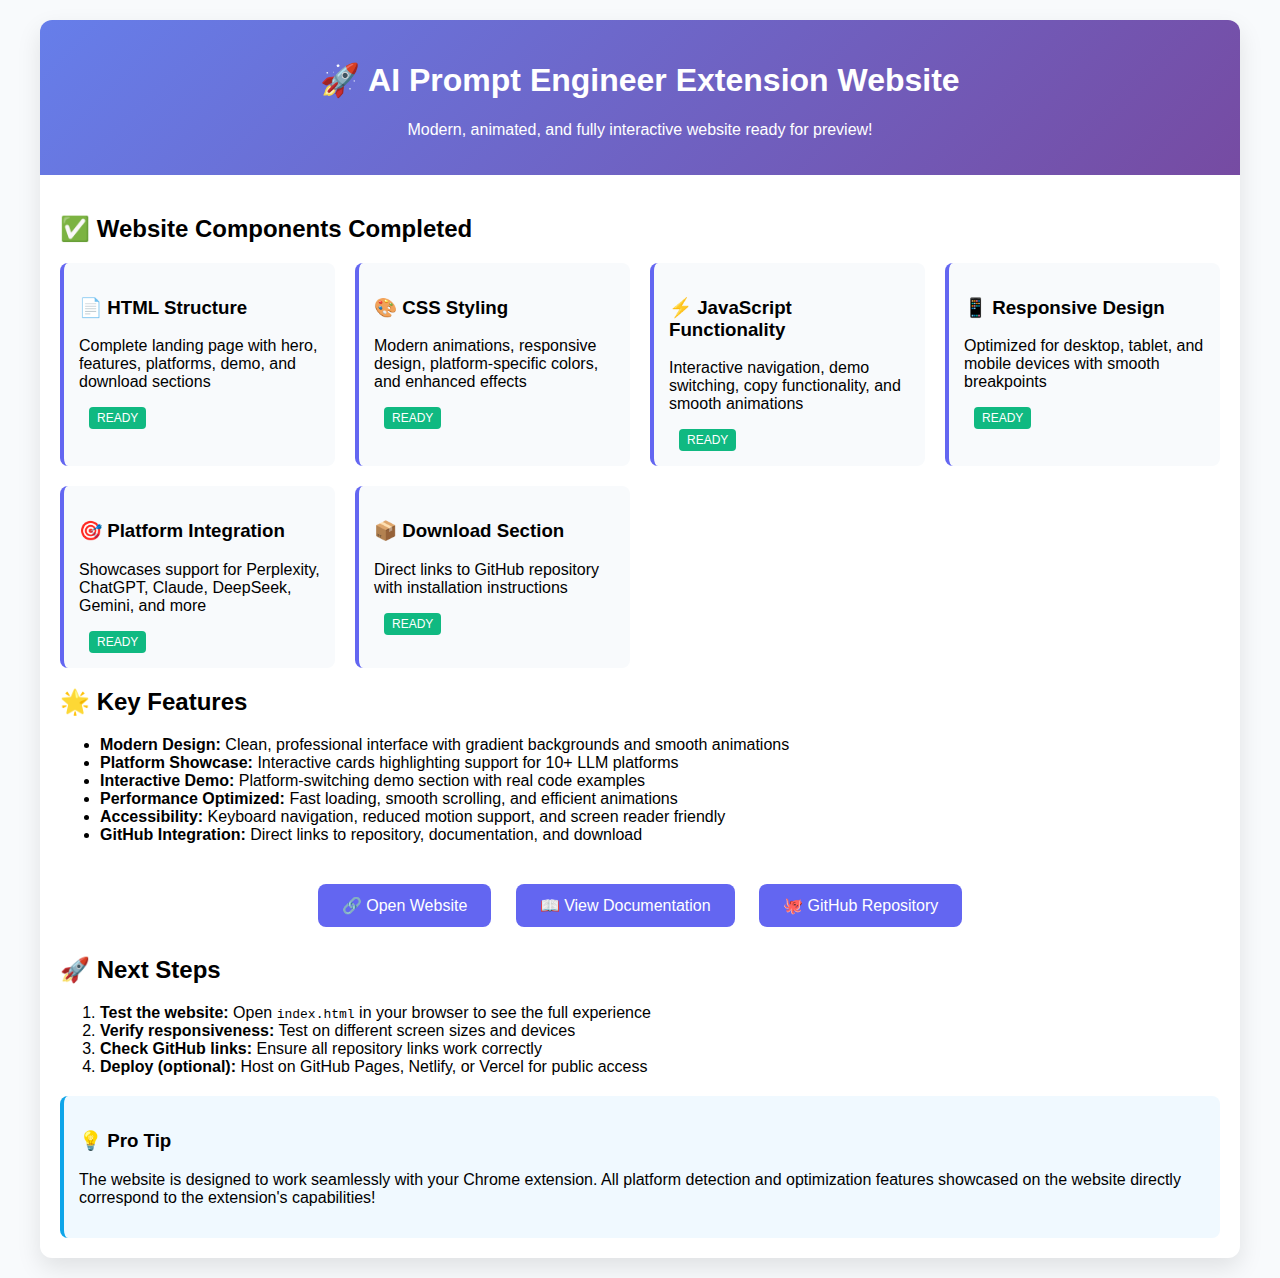
<file: website/preview.html>
<!DOCTYPE html>
<html lang="en">
<head>
    <meta charset="UTF-8">
    <meta name="viewport" content="width=device-width, initial-scale=1.0">
    <title>Website Preview - AI Prompt Engineer Extension</title>
    <style>
        body {
            font-family: 'Inter', sans-serif;
            margin: 0;
            padding: 20px;
            background: #f8fafc;
        }
        .preview-container {
            max-width: 1200px;
            margin: 0 auto;
            background: white;
            border-radius: 12px;
            box-shadow: 0 10px 25px rgba(0,0,0,0.1);
            overflow: hidden;
        }
        .preview-header {
            background: linear-gradient(135deg, #667eea 0%, #764ba2 100%);
            color: white;
            padding: 20px;
            text-align: center;
        }
        .preview-content {
            padding: 20px;
        }
        .preview-link {
            display: inline-block;
            background: #6366f1;
            color: white;
            padding: 12px 24px;
            text-decoration: none;
            border-radius: 8px;
            margin: 10px;
            transition: transform 0.2s ease;
        }
        .preview-link:hover {
            transform: translateY(-2px);
            box-shadow: 0 5px 15px rgba(99, 102, 241, 0.4);
        }
        .feature-list {
            display: grid;
            grid-template-columns: repeat(auto-fit, minmax(250px, 1fr));
            gap: 20px;
            margin: 20px 0;
        }
        .feature-item {
            background: #f8fafc;
            padding: 15px;
            border-radius: 8px;
            border-left: 4px solid #6366f1;
        }
        .status-badge {
            display: inline-block;
            padding: 4px 8px;
            background: #10b981;
            color: white;
            border-radius: 4px;
            font-size: 12px;
            margin-left: 10px;
        }
    </style>
</head>
<body>
    <div class="preview-container">
        <div class="preview-header">
            <h1>🚀 AI Prompt Engineer Extension Website</h1>
            <p>Modern, animated, and fully interactive website ready for preview!</p>
        </div>
        
        <div class="preview-content">
            <h2>✅ Website Components Completed</h2>
            
            <div class="feature-list">
                <div class="feature-item">
                    <h3>📄 HTML Structure</h3>
                    <p>Complete landing page with hero, features, platforms, demo, and download sections</p>
                    <span class="status-badge">READY</span>
                </div>
                
                <div class="feature-item">
                    <h3>🎨 CSS Styling</h3>
                    <p>Modern animations, responsive design, platform-specific colors, and enhanced effects</p>
                    <span class="status-badge">READY</span>
                </div>
                
                <div class="feature-item">
                    <h3>⚡ JavaScript Functionality</h3>
                    <p>Interactive navigation, demo switching, copy functionality, and smooth animations</p>
                    <span class="status-badge">READY</span>
                </div>
                
                <div class="feature-item">
                    <h3>📱 Responsive Design</h3>
                    <p>Optimized for desktop, tablet, and mobile devices with smooth breakpoints</p>
                    <span class="status-badge">READY</span>
                </div>
                
                <div class="feature-item">
                    <h3>🎯 Platform Integration</h3>
                    <p>Showcases support for Perplexity, ChatGPT, Claude, DeepSeek, Gemini, and more</p>
                    <span class="status-badge">READY</span>
                </div>
                
                <div class="feature-item">
                    <h3>📦 Download Section</h3>
                    <p>Direct links to GitHub repository with installation instructions</p>
                    <span class="status-badge">READY</span>
                </div>
            </div>
            
            <h2>🌟 Key Features</h2>
            <ul>
                <li><strong>Modern Design:</strong> Clean, professional interface with gradient backgrounds and smooth animations</li>
                <li><strong>Platform Showcase:</strong> Interactive cards highlighting support for 10+ LLM platforms</li>
                <li><strong>Interactive Demo:</strong> Platform-switching demo section with real code examples</li>
                <li><strong>Performance Optimized:</strong> Fast loading, smooth scrolling, and efficient animations</li>
                <li><strong>Accessibility:</strong> Keyboard navigation, reduced motion support, and screen reader friendly</li>
                <li><strong>GitHub Integration:</strong> Direct links to repository, documentation, and download</li>
            </ul>
            
            <div style="text-align: center; margin-top: 30px;">
                <a href="index.html" class="preview-link">🔗 Open Website</a>
                <a href="../README.md" class="preview-link">📖 View Documentation</a>
                <a href="https://github.com/SanketKumarKar/AI-Prompt-Engineer-Extension" class="preview-link">🐙 GitHub Repository</a>
            </div>
            
            <h2>🚀 Next Steps</h2>
            <ol>
                <li><strong>Test the website:</strong> Open <code>index.html</code> in your browser to see the full experience</li>
                <li><strong>Verify responsiveness:</strong> Test on different screen sizes and devices</li>
                <li><strong>Check GitHub links:</strong> Ensure all repository links work correctly</li>
                <li><strong>Deploy (optional):</strong> Host on GitHub Pages, Netlify, or Vercel for public access</li>
            </ol>
            
            <div style="background: #f0f9ff; padding: 15px; border-radius: 8px; margin-top: 20px; border-left: 4px solid #0ea5e9;">
                <h3>💡 Pro Tip</h3>
                <p>The website is designed to work seamlessly with your Chrome extension. All platform detection and optimization features showcased on the website directly correspond to the extension's capabilities!</p>
            </div>
        </div>
    </div>
</body>
</html>
</file>
<file: styles.css>
/* AI Prompt Engineer Extension Website - Modern Animated Styles */

/* CSS Reset and Base Styles */
* {
    margin: 0;
    padding: 0;
    box-sizing: border-box;
}

:root {
    /* Primary Colors */
    --primary-color: #6366f1;
    --primary-hover: #5855eb;
    --primary-light: #a5b4fc;
    --primary-dark: #4338ca;
    
    /* Secondary Colors */
    --secondary-color: #06b6d4;
    --secondary-hover: #0891b2;
    
    /* Platform Colors */
    --perplexity-color: #00a8b8;
    --chatgpt-color: #10a37f;
    --claude-color: #d97706;
    --deepseek-color: #7c3aed;
    --gemini-color: #4285f4;
    --copilot-color: #0078d4;
    --universal-color: #6b7280;
    
    /* Neutral Colors */
    --white: #ffffff;
    --gray-50: #f9fafb;
    --gray-100: #f3f4f6;
    --gray-200: #e5e7eb;
    --gray-300: #d1d5db;
    --gray-400: #9ca3af;
    --gray-500: #6b7280;
    --gray-600: #4b5563;
    --gray-700: #374151;
    --gray-800: #1f2937;
    --gray-900: #111827;
    
    /* Background */
    --bg-primary: #ffffff;
    --bg-secondary: #f9fafb;
    --bg-dark: #0f172a;
    --bg-gradient: linear-gradient(135deg, #667eea 0%, #764ba2 100%);
    
    /* Shadows */
    --shadow-sm: 0 1px 2px 0 rgba(0, 0, 0, 0.05);
    --shadow-md: 0 4px 6px -1px rgba(0, 0, 0, 0.1), 0 2px 4px -1px rgba(0, 0, 0, 0.06);
    --shadow-lg: 0 10px 15px -3px rgba(0, 0, 0, 0.1), 0 4px 6px -2px rgba(0, 0, 0, 0.05);
    --shadow-xl: 0 20px 25px -5px rgba(0, 0, 0, 0.1), 0 10px 10px -5px rgba(0, 0, 0, 0.04);
    --shadow-2xl: 0 25px 50px -12px rgba(0, 0, 0, 0.25);
    
    /* Border Radius */
    --radius-sm: 0.375rem;
    --radius-md: 0.5rem;
    --radius-lg: 0.75rem;
    --radius-xl: 1rem;
    --radius-2xl: 1.5rem;
    
    /* Transitions */
    --transition-fast: 0.15s ease-in-out;
    --transition-normal: 0.3s ease-in-out;
    --transition-slow: 0.5s ease-in-out;
    
    /* Typography */
    --font-family: 'Inter', -apple-system, BlinkMacSystemFont, 'Segoe UI', Roboto, sans-serif;
    --font-weight-normal: 400;
    --font-weight-medium: 500;
    --font-weight-semibold: 600;
    --font-weight-bold: 700;
    --font-weight-extrabold: 800;
    --font-weight-black: 900;
}

/* Base Typography */
html {
    scroll-behavior: smooth;
    font-size: 16px;
}

body {
    font-family: var(--font-family);
    font-weight: var(--font-weight-normal);
    line-height: 1.6;
    color: var(--gray-700) !important;
    background-color: var(--bg-primary);
    overflow-x: hidden;
}

/* Text Visibility Fixes */
h1, h2, h3, h4, h5, h6 {
    color: var(--gray-800) !important;
}

p, span, div, li, label {
    color: var(--gray-700) !important;
}

/* Download Section Text Override */
.download h1, .download h2, .download h3, .download h4, .download h5, .download h6 {
    color: var(--white) !important;
}

.download p, .download span, .download div, .download li, .download label {
    color: var(--white) !important;
}

/* Footer Section Text Override */
.footer h1, .footer h2, .footer h3, .footer h4, .footer h5, .footer h6 {
    color: var(--white) !important;
}

.footer p, .footer span, .footer div, .footer li, .footer label {
    color: var(--white) !important;
}

.footer .footer-description {
    color: var(--gray-300) !important;
}

.footer .copyright {
    color: var(--gray-400) !important;
}

.footer .stat-label {
    color: var(--gray-400) !important;
}

.footer-section a {
    color: var(--gray-300) !important;
}

.footer-section a:hover {
    color: var(--white) !important;
}

/* Navigation text */
.nav-link {
    color: var(--gray-700) !important;
}

.nav-link:hover {
    color: var(--primary-color) !important;
}

/* Hero section text */
.hero-title {
    color: var(--gray-900) !important;
}

.hero-description {
    color: var(--gray-700) !important;
}

/* Section titles */
.section-title {
    color: var(--gray-900) !important;
}

.section-description {
    color: var(--gray-600) !important;
}

/* Feature card text */
.feature-card h3 {
    color: var(--gray-800) !important;
}

.feature-card p {
    color: var(--gray-600) !important;
}

/* Demo section text */
.demo-item label {
    color: var(--gray-600) !important;
}

.output-header {
    color: var(--gray-800) !important;
}

.output-content {
    color: var(--gray-700) !important;
    background: var(--white) !important;
}

/* Utility Classes */
.container {
    max-width: 1200px;
    margin: 0 auto;
    padding: 0 1.5rem;
}

.gradient-text {
    background: var(--bg-gradient);
    -webkit-background-clip: text;
    -webkit-text-fill-color: transparent;
    background-clip: text;
}

/* Button Styles */
.btn {
    display: inline-flex;
    align-items: center;
    gap: 0.5rem;
    padding: 0.75rem 1.5rem;
    border: none;
    border-radius: var(--radius-lg);
    font-weight: var(--font-weight-semibold);
    font-size: 1rem;
    text-decoration: none;
    cursor: pointer;
    transition: all var(--transition-normal);
    position: relative;
    overflow: hidden;
}

.btn-primary {
    background: var(--bg-gradient);
    color: var(--white);
    box-shadow: var(--shadow-lg);
}

.btn-primary:hover {
    transform: translateY(-2px);
    box-shadow: var(--shadow-xl);
}

.btn-secondary {
    background: var(--white);
    color: var(--gray-700);
    border: 2px solid var(--gray-200);
}

.btn-secondary:hover {
    background: var(--gray-50);
    border-color: var(--primary-color);
    color: var(--primary-color);
}

/* Navigation */
.navbar {
    position: fixed;
    top: 0;
    left: 0;
    right: 0;
    background: rgba(255, 255, 255, 0.95);
    backdrop-filter: blur(20px);
    border-bottom: 1px solid var(--gray-200);
    z-index: 1000;
    transition: all var(--transition-normal);
}

.nav-container {
    max-width: 1200px;
    margin: 0 auto;
    padding: 0 1.5rem;
    display: flex;
    align-items: center;
    justify-content: space-between;
    height: 4rem;
}

.nav-logo {
    display: flex;
    align-items: center;
    gap: 0.75rem;
    font-weight: var(--font-weight-bold);
    font-size: 1.25rem;
    color: var(--gray-900);
}

.nav-logo img {
    width: 2rem;
    height: 2rem;
    border-radius: var(--radius-md);
}

.nav-menu {
    display: flex;
    align-items: center;
    gap: 2rem;
}

.nav-link {
    text-decoration: none;
    color: var(--gray-600);
    font-weight: var(--font-weight-medium);
    transition: color var(--transition-fast);
    position: relative;
}

.nav-link:hover {
    color: var(--primary-color);
}

.nav-link::after {
    content: '';
    position: absolute;
    bottom: -0.5rem;
    left: 0;
    width: 0;
    height: 2px;
    background: var(--bg-gradient);
    transition: width var(--transition-normal);
}

.nav-link:hover::after {
    width: 100%;
}

.github-link {
    display: flex;
    align-items: center;
    gap: 0.5rem;
    padding: 0.75rem 1.25rem;
    background: linear-gradient(135deg, var(--gray-900), var(--gray-800));
    color: var(--white) !important;
    border-radius: var(--radius-lg);
    transition: all var(--transition-normal);
    font-weight: var(--font-weight-semibold);
    box-shadow: 0 2px 8px rgba(0, 0, 0, 0.15);
    border: 1px solid var(--gray-700);
    position: relative;
    overflow: hidden;
}

.github-link::before {
    content: '';
    position: absolute;
    top: 0;
    left: -100%;
    width: 100%;
    height: 100%;
    background: linear-gradient(90deg, transparent, rgba(255, 255, 255, 0.1), transparent);
    transition: left 0.5s ease;
}

.github-link:hover::before {
    left: 100%;
}

.github-link:hover {
    background: linear-gradient(135deg, var(--gray-800), var(--gray-700));
    transform: translateY(-2px);
    box-shadow: 0 4px 15px rgba(0, 0, 0, 0.25);
    color: var(--white) !important;
}

.github-link svg {
    transition: transform var(--transition-fast);
}

.github-link:hover svg {
    transform: scale(1.1);
}

.nav-toggle {
    display: none;
    flex-direction: column;
    gap: 0.25rem;
    cursor: pointer;
}

.nav-toggle span {
    width: 1.5rem;
    height: 2px;
    background: var(--gray-700);
    transition: all var(--transition-normal);
}

/* Hero Section */
.hero {
    padding: 8rem 0 4rem;
    background: linear-gradient(135deg, #f8fafc 0%, #e2e8f0 100%);
    position: relative;
    overflow: hidden;
}

.hero::before {
    content: '';
    position: absolute;
    top: 0;
    left: 0;
    right: 0;
    bottom: 0;
    background: radial-gradient(circle at 20% 50%, rgba(99, 102, 241, 0.1) 0%, transparent 50%),
                radial-gradient(circle at 80% 20%, rgba(6, 182, 212, 0.1) 0%, transparent 50%),
                radial-gradient(circle at 40% 80%, rgba(139, 92, 246, 0.1) 0%, transparent 50%);
    pointer-events: none;
}

.hero-container {
    max-width: 1200px;
    margin: 0 auto;
    padding: 0 1.5rem;
    display: grid;
    grid-template-columns: 1fr 1fr;
    gap: 4rem;
    align-items: center;
    position: relative;
    z-index: 1;
}

.hero-content {
    animation: slideInLeft 1s ease-out;
}

.hero-badge {
    display: inline-block;
    margin-bottom: 1.5rem;
    animation: fadeInUp 1s ease-out 0.2s both;
}

.badge-text {
    background: var(--bg-gradient);
    color: var(--white);
    padding: 0.5rem 1rem;
    border-radius: var(--radius-2xl);
    font-size: 0.875rem;
    font-weight: var(--font-weight-semibold);
    box-shadow: var(--shadow-lg);
}

.hero-title {
    font-size: clamp(2.5rem, 5vw, 4rem);
    font-weight: var(--font-weight-extrabold);
    line-height: 1.1;
    color: var(--gray-900);
    margin-bottom: 1.5rem;
    animation: fadeInUp 1s ease-out 0.4s both;
}

.hero-description {
    font-size: 1.25rem;
    color: var(--gray-600);
    margin-bottom: 2rem;
    animation: fadeInUp 1s ease-out 0.6s both;
}

.hero-stats {
    display: flex;
    gap: 2rem;
    margin-bottom: 2rem;
    animation: fadeInUp 1s ease-out 0.8s both;
}

.stat {
    text-align: center;
}

.stat-number {
    display: block;
    font-size: 2rem;
    font-weight: var(--font-weight-extrabold);
    color: var(--primary-color);
}

.stat-label {
    font-size: 0.875rem;
    color: var(--gray-500);
    font-weight: var(--font-weight-medium);
}

.hero-buttons {
    display: flex;
    gap: 1rem;
    animation: fadeInUp 1s ease-out 1s both;
}

.hero-visual {
    position: relative;
    animation: slideInRight 1s ease-out;
}

.platform-showcase {
    display: grid;
    grid-template-columns: repeat(2, 1fr);
    gap: 1rem;
    perspective: 1000px;
}

.platform-card {
    background: var(--white);
    padding: 1.5rem;
    border-radius: var(--radius-xl);
    box-shadow: var(--shadow-lg);
    text-align: center;
    transition: all var(--transition-normal);
    animation: float 6s ease-in-out infinite;
    cursor: pointer;
    position: relative;
    overflow: hidden;
}

.platform-card::before {
    content: '';
    position: absolute;
    top: 0;
    left: -100%;
    width: 100%;
    height: 100%;
    background: linear-gradient(90deg, transparent, rgba(255, 255, 255, 0.4), transparent);
    transition: left 0.5s;
}

.platform-card:hover::before {
    left: 100%;
}

.platform-card:hover {
    transform: translateY(-10px) rotateX(5deg);
    box-shadow: var(--shadow-2xl);
}

.platform-card:nth-child(1) { animation-delay: 0s; }
.platform-card:nth-child(2) { animation-delay: 1s; }
.platform-card:nth-child(3) { animation-delay: 2s; }
.platform-card:nth-child(4) { animation-delay: 3s; }
.platform-card:nth-child(5) { animation-delay: 4s; }
.platform-card:nth-child(6) { animation-delay: 5s; }
.platform-card:nth-child(7) { animation-delay: 6s; }

.platform-card.perplexity {
    border-top: 4px solid var(--perplexity-color);
}

.platform-card.chatgpt {
    border-top: 4px solid var(--chatgpt-color);
}

.platform-card.claude {
    border-top: 4px solid var(--claude-color);
}

.platform-card.deepseek {
    border-top: 4px solid var(--deepseek-color);
}

.platform-card.gemini {
    border-top: 4px solid var(--gemini-color);
}

.platform-card.copilot {
    border-top: 4px solid var(--copilot-color);
}

.platform-icon {
    font-size: 2rem;
    margin-bottom: 0.5rem;
    display: block;
}

.platform-card span {
    font-weight: var(--font-weight-semibold);
    color: var(--gray-700);
}

.optimization-indicator {
    width: 8px;
    height: 8px;
    background: #10b981;
    border-radius: 50%;
    margin: 0.5rem auto 0;
    animation: pulse 2s infinite;
}

.floating-elements {
    position: absolute;
    top: 0;
    left: 0;
    right: 0;
    bottom: 0;
    pointer-events: none;
}

.floating-element {
    position: absolute;
    font-size: 1.5rem;
    animation: floatRandom 8s ease-in-out infinite;
    opacity: 0.6;
}

.floating-element:nth-child(1) {
    top: 20%;
    left: 10%;
    animation-delay: var(--delay);
}

.floating-element:nth-child(2) {
    top: 60%;
    right: 20%;
    animation-delay: var(--delay);
}

.floating-element:nth-child(3) {
    bottom: 30%;
    left: 30%;
    animation-delay: var(--delay);
}

.floating-element:nth-child(4) {
    top: 40%;
    right: 10%;
    animation-delay: var(--delay);
}

.scroll-indicator {
    position: absolute;
    bottom: 2rem;
    left: 50%;
    transform: translateX(-50%);
    animation: bounce 2s infinite;
}

.scroll-arrow {
    width: 2rem;
    height: 2rem;
    border: 2px solid var(--gray-400);
    border-top: none;
    border-left: none;
    transform: rotate(45deg);
}

/* Section Styles */
.section-header {
    text-align: center;
    margin-bottom: 4rem;
}

.section-title {
    font-size: clamp(2rem, 4vw, 3rem);
    font-weight: var(--font-weight-extrabold);
    color: var(--gray-900);
    margin-bottom: 1rem;
}

.section-description {
    font-size: 1.25rem;
    color: var(--gray-600);
    max-width: 42rem;
    margin: 0 auto;
}

/* Features Section */
.features {
    padding: 6rem 0;
    background: var(--bg-primary);
}

.features-grid {
    display: grid;
    grid-template-columns: repeat(auto-fit, minmax(20rem, 1fr));
    gap: 2rem;
}

.feature-card {
    background: var(--white);
    padding: 2rem;
    border-radius: var(--radius-xl);
    box-shadow: var(--shadow-md);
    transition: all var(--transition-normal);
    border: 1px solid var(--gray-100);
}

.feature-card:hover {
    transform: translateY(-8px);
    box-shadow: var(--shadow-xl);
    border-color: var(--primary-light);
}

.feature-icon {
    font-size: 3rem;
    margin-bottom: 1rem;
    display: block;
}

.feature-card h3 {
    font-size: 1.5rem;
    font-weight: var(--font-weight-bold);
    color: var(--gray-900);
    margin-bottom: 1rem;
}

.feature-card p {
    color: var(--gray-600);
    margin-bottom: 1.5rem;
}

.feature-tags {
    display: flex;
    gap: 0.5rem;
    flex-wrap: wrap;
}

.tag {
    background: var(--primary-color);
    color: var(--white);
    padding: 0.25rem 0.75rem;
    border-radius: var(--radius-2xl);
    font-size: 0.75rem;
    font-weight: var(--font-weight-medium);
}

/* Platforms Section */
.platforms {
    padding: 6rem 0;
    background: var(--bg-secondary);
}

.platforms-grid {
    display: grid;
    grid-template-columns: repeat(auto-fit, minmax(24rem, 1fr));
    gap: 2rem;
}

.platform-detail {
    background: var(--white);
    padding: 2rem;
    border-radius: var(--radius-xl);
    box-shadow: var(--shadow-lg);
    transition: all var(--transition-normal);
    border-left: 4px solid var(--gray-300);
}

.platform-detail.perplexity {
    border-left-color: var(--perplexity-color);
}

.platform-detail.chatgpt {
    border-left-color: var(--chatgpt-color);
}

.platform-detail.claude {
    border-left-color: var(--claude-color);
}

.platform-detail.deepseek {
    border-left-color: var(--deepseek-color);
}

.platform-detail.gemini {
    border-left-color: var(--gemini-color);
}

.platform-detail.copilot {
    border-left-color: var(--copilot-color);
}

.platform-detail.universal {
    border-left-color: var(--universal-color);
}

.platform-detail:hover {
    transform: translateY(-5px);
    box-shadow: var(--shadow-xl);
}

.platform-header {
    display: flex;
    align-items: center;
    gap: 1rem;
    margin-bottom: 1.5rem;
}

.platform-icon-large {
    font-size: 3rem;
    width: 4rem;
    height: 4rem;
    display: flex;
    align-items: center;
    justify-content: center;
    background: var(--gray-50);
    border-radius: var(--radius-xl);
}

.platform-info h3 {
    font-size: 1.5rem;
    font-weight: var(--font-weight-bold);
    color: var(--gray-900);
    margin-bottom: 0.25rem;
}

.platform-info p {
    color: var(--gray-600);
    font-weight: var(--font-weight-medium);
}

.platform-features {
    margin-bottom: 1.5rem;
}

.feature {
    padding: 0.5rem 0;
    color: var(--gray-700);
    font-family: 'SF Mono', Monaco, 'Cascadia Code', monospace;
    font-size: 0.875rem;
}

.platform-example {
    background: var(--gray-50);
    padding: 1rem;
    border-radius: var(--radius-lg);
    font-size: 0.875rem;
}

.platform-example code {
    background: var(--gray-200);
    padding: 0.25rem 0.5rem;
    border-radius: var(--radius-sm);
    font-family: 'SF Mono', Monaco, 'Cascadia Code', monospace;
}

/* Demo Section */
.demo {
    padding: 6rem 0;
    background: var(--bg-primary);
}

.demo-container {
    max-width: 64rem;
    margin: 0 auto;
}

.demo-selector {
    display: flex;
    justify-content: center;
    gap: 1rem;
    margin-bottom: 3rem;
    flex-wrap: wrap;
}

.demo-btn {
    padding: 0.75rem 1.5rem;
    border: 2px solid var(--gray-200);
    background: var(--white);
    color: var(--gray-600);
    border-radius: var(--radius-lg);
    font-weight: var(--font-weight-semibold);
    cursor: pointer;
    transition: all var(--transition-normal);
}

.demo-btn.active,
.demo-btn:hover {
    border-color: var(--primary-color);
    color: var(--primary-color);
    background: var(--primary-color);
    color: var(--white);
}

.demo-content {
    position: relative;
}

.demo-item {
    display: none;
    grid-template-columns: 1fr auto 1fr;
    gap: 2rem;
    align-items: start;
    background: var(--white);
    padding: 2rem;
    border-radius: var(--radius-xl);
    box-shadow: var(--shadow-lg);
}

.demo-item.active {
    display: grid;
    animation: fadeIn 0.5s ease-out;
}

.demo-input,
.demo-output {
    padding: 1.5rem;
    border-radius: var(--radius-lg);
}

.demo-input {
    background: var(--gray-50);
}

.demo-output {
    background: var(--bg-secondary);
}

.input-group {
    margin-bottom: 1rem;
}

.input-group:last-child {
    margin-bottom: 0;
}

.input-group label {
    display: block;
    font-weight: var(--font-weight-semibold);
    color: var(--gray-700);
    margin-bottom: 0.5rem;
}

.input-simulation {
    background: var(--white);
    padding: 0.75rem;
    border-radius: var(--radius-md);
    border: 1px solid var(--gray-200);
    font-family: 'SF Mono', Monaco, 'Cascadia Code', monospace;
    font-size: 0.875rem;
}

.platform-badge {
    display: inline-block;
    background: var(--primary-color);
    color: var(--white);
    padding: 0.5rem 1rem;
    border-radius: var(--radius-lg);
    font-weight: var(--font-weight-semibold);
    font-size: 0.875rem;
}

.platform-badge.chatgpt {
    background: var(--chatgpt-color);
}

.platform-badge.claude {
    background: var(--claude-color);
}

.demo-arrow {
    display: flex;
    align-items: center;
    justify-content: center;
    font-size: 2rem;
    color: var(--primary-color);
    font-weight: var(--font-weight-bold);
}

.output-header {
    font-weight: var(--font-weight-bold);
    color: var(--gray-900);
    margin-bottom: 1rem;
}

.output-content {
    font-family: 'SF Mono', Monaco, 'Cascadia Code', monospace;
    font-size: 0.875rem;
    line-height: 1.6;
    color: var(--gray-700);
    background: var(--white);
    padding: 1rem;
    border-radius: var(--radius-md);
    border: 1px solid var(--gray-200);
}

/* Download Section */
.download {
    padding: 6rem 0;
    background: var(--bg-gradient);
    color: var(--white);
}

.download-container {
    display: grid;
    grid-template-columns: 1fr 1fr;
    gap: 4rem;
    align-items: center;
    margin-bottom: 4rem;
}

.download-content h2 {
    font-size: 2.5rem;
    font-weight: var(--font-weight-extrabold);
    margin-bottom: 1rem;
}

.download-content p {
    font-size: 1.25rem;
    opacity: 0.9;
    margin-bottom: 2rem;
}

.download-stats {
    display: flex;
    gap: 2rem;
}

.download-stats .stat {
    text-align: center;
}

.download-stats .stat-number {
    font-size: 2rem;
    font-weight: var(--font-weight-extrabold);
    display: block;
}

.download-stats .stat-label {
    opacity: 0.8;
    font-size: 0.875rem;
}

.download-methods {
    display: flex;
    flex-direction: column;
    gap: 1.5rem;
}

.download-option {
    background: rgba(255, 255, 255, 0.1);
    backdrop-filter: blur(10px);
    padding: 2rem;
    border-radius: var(--radius-xl);
    border: 1px solid rgba(255, 255, 255, 0.2);
}

.download-option.primary {
    background: rgba(255, 255, 255, 0.15);
}

.download-option h3 {
    font-size: 1.5rem;
    font-weight: var(--font-weight-bold);
    margin-bottom: 0.5rem;
}

.download-option p {
    opacity: 0.9;
    margin-bottom: 1.5rem;
}

.download-btn {
    background: var(--white);
    color: var(--primary-color);
    border: none;
}

.download-btn:hover {
    background: var(--gray-100);
    transform: translateY(-2px);
}

.code-block {
    display: flex;
    align-items: center;
    background: rgba(0, 0, 0, 0.2);
    padding: 1rem;
    border-radius: var(--radius-lg);
    font-family: 'SF Mono', Monaco, 'Cascadia Code', monospace;
    font-size: 0.875rem;
}

.code-block code {
    flex: 1;
    color: var(--white);
}

.copy-btn {
    background: none;
    border: none;
    color: var(--white);
    cursor: pointer;
    padding: 0.5rem;
    border-radius: var(--radius-md);
    transition: background var(--transition-fast);
}

.copy-btn:hover {
    background: rgba(255, 255, 255, 0.1);
}

.installation-steps {
    background: rgba(255, 255, 255, 0.1);
    backdrop-filter: blur(10px);
    padding: 3rem;
    border-radius: var(--radius-2xl);
    border: 1px solid rgba(255, 255, 255, 0.2);
}

.installation-steps h3 {
    font-size: 2rem;
    font-weight: var(--font-weight-bold);
    text-align: center;
    margin-bottom: 3rem;
}

.steps {
    display: grid;
    grid-template-columns: repeat(auto-fit, minmax(16rem, 1fr));
    gap: 2rem;
}

.step {
    text-align: center;
}

.step-number {
    width: 3rem;
    height: 3rem;
    border-radius: 50%;
    display: flex;
    align-items: center;
    justify-content: center;
    font-weight: var(--font-weight-bold);
    font-size: 1.25rem;
    color: black !important;
    margin: 0 auto 1rem;
    background-color: #8700ee;
}

.step-content h4 {
    font-size: 1.25rem;
    font-weight: var(--font-weight-bold);
    margin-bottom: 0.5rem;
    color: black !important;
}

.step-content p {
    opacity: 0.9;
    font-size: 0.875rem;
}

.step-content code {
    background: rgba(0, 0, 0, 0.2);
    padding: 0.25rem 0.5rem;
    border-radius: var(--radius-sm);
    font-family: 'SF Mono', Monaco, 'Cascadia Code', monospace;
}

/* Footer - Enhanced Modern Design */
.footer {
    position: relative;
    background: linear-gradient(135deg, #1e293b 0%, #0f172a 50%, #020617 100%);
    color: var(--white);
    padding: 5rem 0 2rem;
    overflow: hidden;
}

.footer-background {
    position: absolute;
    top: 0;
    left: 0;
    right: 0;
    bottom: 0;
    pointer-events: none;
}

.footer-pattern {
    position: absolute;
    top: 0;
    left: 0;
    right: 0;
    bottom: 0;
    opacity: 0.03;
    background-image: 
        radial-gradient(circle at 25% 25%, var(--primary-color) 2px, transparent 2px),
        radial-gradient(circle at 75% 75%, var(--secondary-color) 1px, transparent 1px);
    background-size: 50px 50px, 30px 30px;
    animation: patternMove 20s linear infinite;
}

@keyframes patternMove {
    0% { transform: translate(0, 0); }
    100% { transform: translate(50px, 50px); }
}

.footer-gradient {
    position: absolute;
    top: 0;
    left: 0;
    right: 0;
    bottom: 0;
    background: 
        radial-gradient(circle at 20% 30%, rgba(99, 102, 241, 0.1) 0%, transparent 50%),
        radial-gradient(circle at 80% 70%, rgba(6, 182, 212, 0.1) 0%, transparent 50%),
        radial-gradient(circle at 40% 80%, rgba(139, 92, 246, 0.08) 0%, transparent 50%);
}

.footer-content {
    position: relative;
    z-index: 2;
    display: grid;
    grid-template-columns: 2fr 1fr 1fr 1fr;
    gap: 4rem;
    margin-bottom: 3rem;
}

.footer-brand {
    max-width: 400px;
}

.footer-logo {
    display: flex;
    align-items: center;
    gap: 1rem;
    font-weight: var(--font-weight-bold);
    font-size: 1.5rem;
    margin-bottom: 1.5rem;
    color: var(--white);
}

.footer-logo img {
    width: 2.5rem;
    height: 2.5rem;
    border-radius: var(--radius-lg);
    box-shadow: 0 0 20px rgba(99, 102, 241, 0.3);
    transition: transform var(--transition-normal);
}

.footer-logo:hover img {
    transform: scale(1.1) rotate(5deg);
}

.footer-description {
    color: var(--gray-300);
    line-height: 1.7;
    margin-bottom: 2rem;
    font-size: 1rem;
}

.footer-stats {
    display: flex;
    gap: 2rem;
    margin-bottom: 2rem;
    flex-wrap: wrap;
}

.footer-stat {
    text-align: center;
    background: rgba(255, 255, 255, 0.05);
    backdrop-filter: blur(10px);
    border: 1px solid rgba(255, 255, 255, 0.1);
    border-radius: var(--radius-lg);
    padding: 1rem;
    transition: all var(--transition-normal);
    min-width: 80px;
}

.footer-stat:hover {
    background: rgba(255, 255, 255, 0.1);
    transform: translateY(-2px);
    box-shadow: 0 10px 25px rgba(0, 0, 0, 0.2);
}

.footer-stat .stat-number {
    display: block;
    font-size: 1.25rem;
    font-weight: var(--font-weight-extrabold);
    color: var(--primary-light);
    margin-bottom: 0.25rem;
}

.footer-stat .stat-label {
    font-size: 0.75rem;
    color: var(--gray-400);
    text-transform: uppercase;
    letter-spacing: 0.5px;
}

.footer-social {
    display: flex;
    gap: 1rem;
}

.social-link {
    display: flex;
    align-items: center;
    justify-content: center;
    width: 44px;
    height: 44px;
    background: rgba(255, 255, 255, 0.1);
    border: 1px solid rgba(255, 255, 255, 0.2);
    border-radius: var(--radius-lg);
    color: var(--gray-300);
    text-decoration: none;
    transition: all var(--transition-normal);
    position: relative;
    overflow: hidden;
}

.social-link::before {
    content: '';
    position: absolute;
    top: 0;
    left: -100%;
    width: 100%;
    height: 100%;
    background: linear-gradient(90deg, transparent, rgba(255, 255, 255, 0.1), transparent);
    transition: left 0.5s ease;
}

.social-link:hover::before {
    left: 100%;
}

.social-link:hover {
    background: var(--primary-color);
    border-color: var(--primary-color);
    color: var(--white);
    transform: translateY(-2px);
    box-shadow: 0 10px 25px rgba(99, 102, 241, 0.3);
}

.social-link.github-link:hover {
    background: #333;
    border-color: #333;
}

.footer-section h4 {
    display: flex;
    align-items: center;
    gap: 0.5rem;
    font-size: 1.125rem;
    font-weight: var(--font-weight-bold);
    margin-bottom: 1.5rem;
    color: var(--white);
    position: relative;
}

.footer-section h4::after {
    content: '';
    position: absolute;
    bottom: -0.5rem;
    left: 0;
    width: 30px;
    height: 2px;
    background: linear-gradient(90deg, var(--primary-color), var(--secondary-color));
    border-radius: 1px;
}

.section-icon {
    color: var(--primary-light);
}

.footer-section ul {
    list-style: none;
}

.footer-section li {
    margin-bottom: 0.75rem;
}

.footer-section a {
    color: var(--gray-300);
    text-decoration: none;
    transition: all var(--transition-fast);
    display: flex;
    align-items: center;
    gap: 0.5rem;
    padding: 0.25rem 0;
    border-radius: var(--radius-sm);
    position: relative;
}

.footer-section a::before {
    content: '';
    position: absolute;
    left: -0.5rem;
    top: 50%;
    transform: translateY(-50%);
    width: 0;
    height: 2px;
    background: var(--primary-color);
    transition: width var(--transition-normal);
}

.footer-section a:hover::before {
    width: 20px;
}

.footer-section a:hover {
    color: var(--white);
    transform: translateX(0.5rem);
    padding-left: 1rem;
}

.footer-bottom {
    position: relative;
    z-index: 2;
    padding-top: 2rem;
    border-top: 1px solid rgba(255, 255, 255, 0.1);
}

.footer-bottom-content {
    display: flex;
    justify-content: space-between;
    align-items: center;
    flex-wrap: wrap;
    gap: 1rem;
    margin-bottom: 1rem;
}

.copyright {
    color: var(--gray-400);
    font-size: 0.875rem;
    margin: 0;
}

.developer-link {
    color: var(--primary-light);
    text-decoration: none;
    font-weight: var(--font-weight-semibold);
    transition: color var(--transition-fast);
}

.developer-link:hover {
    color: var(--white);
}

.footer-links {
    display: flex;
    gap: 2rem;
    flex-wrap: wrap;
}

.footer-links a {
    color: var(--gray-400);
    text-decoration: none;
    font-size: 0.875rem;
    transition: all var(--transition-fast);
    padding: 0.25rem 0.5rem;
    border-radius: var(--radius-sm);
    border: 1px solid transparent;
}

.footer-links a:hover {
    color: var(--white);
    background: rgba(255, 255, 255, 0.05);
    border-color: rgba(255, 255, 255, 0.1);
}

.footer-scroll-top {
    text-align: center;
    margin-top: 1rem;
}

.scroll-to-top {
    background: rgba(255, 255, 255, 0.1);
    border: 1px solid rgba(255, 255, 255, 0.2);
    border-radius: 50%;
    width: 50px;
    height: 50px;
    display: flex;
    align-items: center;
    justify-content: center;
    color: var(--gray-300);
    cursor: pointer;
    transition: all var(--transition-normal);
    backdrop-filter: blur(10px);
}

.scroll-to-top:hover {
    background: var(--primary-color);
    border-color: var(--primary-color);
    color: var(--white);
    transform: translateY(-2px);
    box-shadow: 0 10px 25px rgba(99, 102, 241, 0.3);
}

/* Footer Responsive Design */
@media (max-width: 1024px) {
    .footer-content {
        grid-template-columns: 1fr 1fr;
        gap: 3rem;
    }
    
    .footer-brand {
        grid-column: 1 / -1;
        max-width: none;
        text-align: center;
    }
    
    .footer-stats {
        justify-content: center;
    }
    
    .footer-social {
        justify-content: center;
    }
}

@media (max-width: 768px) {
    .footer {
        padding: 4rem 0 2rem;
    }
    
    .footer-content {
        grid-template-columns: 1fr;
        gap: 2rem;
        text-align: center;
    }
    
    .footer-brand {
        grid-column: auto;
    }
    
    .footer-stats {
        flex-direction: row;
        justify-content: center;
        gap: 1rem;
    }
    
    .footer-stat {
        flex: 1;
        min-width: 70px;
    }
    
    .footer-bottom-content {
        flex-direction: column;
        text-align: center;
        gap: 1rem;
    }
    
    .footer-links {
        justify-content: center;
        gap: 1rem;
    }
    
    .footer-section a:hover {
        transform: none;
        padding-left: 0.25rem;
    }
}

@media (max-width: 480px) {
    .footer-content {
        gap: 1.5rem;
    }
    
    .footer-stats {
        flex-direction: column;
        align-items: center;
        gap: 0.75rem;
    }
    
    .footer-stat {
        width: 100%;
        max-width: 200px;
    }
    
    .footer-links {
        flex-direction: column;
        gap: 0.5rem;
    }
}

/* Animations */
@keyframes slideInLeft {
    from {
        opacity: 0;
        transform: translateX(-50px);
    }
    to {
        opacity: 1;
        transform: translateX(0);
    }
}

@keyframes slideInRight {
    from {
        opacity: 0;
        transform: translateX(50px);
    }
    to {
        opacity: 1;
        transform: translateX(0);
    }
}

@keyframes fadeInUp {
    from {
        opacity: 0;
        transform: translateY(30px);
    }
    to {
        opacity: 1;
        transform: translateY(0);
    }
}

@keyframes fadeIn {
    from {
        opacity: 0;
    }
    to {
        opacity: 1;
    }
}

@keyframes float {
    0%, 100% {
        transform: translateY(0);
    }
    50% {
        transform: translateY(-10px);
    }
}

@keyframes floatRandom {
    0%, 100% {
        transform: translate(0, 0) rotate(0deg);
    }
    25% {
        transform: translate(10px, -10px) rotate(90deg);
    }
    50% {
        transform: translate(-5px, -20px) rotate(180deg);
    }
    75% {
        transform: translate(-15px, -5px) rotate(270deg);
    }
}

@keyframes pulse {
    0%, 100% {
        opacity: 1;
        transform: scale(1);
    }
    50% {
        opacity: 0.5;
        transform: scale(1.1);
    }
}

@keyframes bounce {
    0%, 100% {
        transform: translateX(-50%) translateY(0);
    }
    50% {
        transform: translateX(-50%) translateY(-10px);
    }
}

/* Responsive Design */
@media (max-width: 1024px) {
    .hero-container {
        grid-template-columns: 1fr;
        gap: 3rem;
        text-align: center;
    }
    
    .download-container {
        grid-template-columns: 1fr;
        gap: 3rem;
        text-align: center;
    }
    
    .platform-showcase {
        grid-template-columns: repeat(3, 1fr);
    }
    
    .demo-item {
        grid-template-columns: 1fr;
        gap: 2rem;
    }
    
    .demo-arrow {
        order: 2;
        transform: rotate(90deg);
    }
}

@media (max-width: 768px) {
    .nav-menu {
        display: none;
    }
    
    .nav-toggle {
        display: flex;
    }
    
    .hero {
        padding: 6rem 0 3rem;
    }
    
    .hero-stats {
        justify-content: center;
    }
    
    .hero-buttons {
        flex-direction: column;
        align-items: center;
    }
    
    .platform-showcase {
        grid-template-columns: repeat(2, 1fr);
    }
    
    .features-grid,
    .platforms-grid {
        grid-template-columns: 1fr;
    }
    
    .demo-selector {
        flex-direction: column;
        align-items: center;
    }
    
    .steps {
        grid-template-columns: 1fr;
    }
}

@media (max-width: 480px) {
    .container {
        padding: 0 1rem;
    }
    
    .nav-container {
        padding: 0 1rem;
    }
    
    .hero-title {
        font-size: 2rem;
    }
    
    .platform-showcase {
        grid-template-columns: 1fr;
    }
    
    .download-stats {
        flex-direction: column;
        text-align: center;
    }
    
    .code-block {
        flex-direction: column;
        gap: 1rem;
    }
}

/* Demo Section Enhanced Styles */
.demo {
    padding: 5rem 0;
    background: linear-gradient(135deg, var(--gray-50) 0%, var(--white) 100%);
    position: relative;
    overflow: hidden;
}

.demo::before {
    content: '';
    position: absolute;
    top: 0;
    left: 0;
    right: 0;
    bottom: 0;
    background: 
        radial-gradient(circle at 20% 80%, rgba(99, 102, 241, 0.03) 0%, transparent 50%),
        radial-gradient(circle at 80% 20%, rgba(6, 182, 212, 0.03) 0%, transparent 50%);
    pointer-events: none;
}

.demo-container {
    max-width: 1000px;
    margin: 0 auto;
    position: relative;
    z-index: 1;
}

.demo-selector {
    display: flex;
    justify-content: center;
    gap: 1rem;
    margin-bottom: 3rem;
    flex-wrap: wrap;
}

.demo-btn {
    position: relative;
    background: var(--white);
    border: 2px solid var(--gray-200);
    border-radius: var(--radius-lg);
    padding: 1rem 1.5rem;
    cursor: pointer;
    transition: all 0.2s ease;
    display: flex;
    align-items: center;
    gap: 0.75rem;
    font-size: 0.95rem;
    font-weight: var(--font-weight-medium);
    color: var(--gray-700);
    min-width: 160px;
    overflow: hidden;
}

.demo-btn::before {
    content: '';
    position: absolute;
    top: 0;
    left: -100%;
    width: 100%;
    height: 100%;
    background: linear-gradient(90deg, transparent, rgba(255, 255, 255, 0.4), transparent);
    transition: left 0.5s ease;
    z-index: 0;
}

.demo-btn:hover::before {
    left: 100%;
}

.demo-btn .demo-icon {
    font-size: 1.2rem;
    transition: transform 0.2s ease;
    position: relative;
    z-index: 1;
}

.demo-btn .demo-label {
    position: relative;
    z-index: 1;
}

.demo-btn .demo-indicator {
    position: absolute;
    bottom: 2px;
    left: 50%;
    transform: translateX(-50%);
    width: 0;
    height: 2px;
    background: var(--primary-color);
    border-radius: 1px;
    transition: width 0.3s ease;
}

.demo-btn:hover {
    border-color: var(--primary-light);
    transform: translateY(-2px);
    box-shadow: 0 8px 25px rgba(99, 102, 241, 0.15);
}

.demo-btn:hover .demo-icon {
    transform: scale(1.1);
}

.demo-btn.active {
    background: var(--primary-color);
    color: var(--white);
    border-color: var(--primary-color);
    box-shadow: 0 8px 25px rgba(99, 102, 241, 0.3);
}

.demo-btn.active .demo-indicator {
    width: 60%;
    background: var(--white);
}

.demo-item {
    display: none;
    background: var(--white);
    border-radius: var(--radius-xl);
    padding: 2rem;
    box-shadow: 0 10px 40px rgba(0, 0, 0, 0.08);
    border: 1px solid var(--gray-100);
    opacity: 0;
    transform: translateY(20px);
    transition: all 0.4s ease;
}

.demo-item.active {
    display: grid;
    grid-template-columns: 1fr auto 1fr;
    gap: 2rem;
    align-items: center;
    opacity: 1;
    transform: translateY(0);
    animation: slideInDemo 0.6s ease;
}

@keyframes slideInDemo {
    from {
        opacity: 0;
        transform: translateY(30px) scale(0.95);
    }
    to {
        opacity: 1;
        transform: translateY(0) scale(1);
    }
}

.demo-input,
.demo-output {
    padding: 1.5rem;
    background: var(--gray-50);
    border-radius: var(--radius-lg);
    border: 1px solid var(--gray-100);
}

.demo-input {
    border-left: 4px solid var(--primary-color);
}

.demo-output {
    border-left: 4px solid var(--secondary-color);
}

.input-group {
    margin-bottom: 1rem;
}

.input-group:last-child {
    margin-bottom: 0;
}

.input-group label {
    display: block;
    font-size: 0.85rem;
    font-weight: var(--font-weight-medium);
    color: var(--gray-600);
    margin-bottom: 0.5rem;
}

.input-simulation {
    background: var(--white);
    padding: 0.75rem 1rem;
    border-radius: var(--radius-md);
    font-family: 'Monaco', 'Menlo', monospace;
    font-size: 0.9rem;
    color: var(--gray-800);
    border: 1px solid var(--gray-200);
    position: relative;
    overflow: hidden;
}

.typing-effect {
    position: relative;
}

.typing-effect::after {
    content: '|';
    color: var(--primary-color);
    animation: blink 1s infinite;
    margin-left: 2px;
}

@keyframes blink {
    0%, 50% { opacity: 1; }
    51%, 100% { opacity: 0; }
}

.platform-badge {
    display: inline-flex;
    align-items: center;
    gap: 0.5rem;
    padding: 0.5rem 1rem;
    background: var(--primary-color);
    color: var(--white);
    border-radius: var(--radius-md);
    font-size: 0.85rem;
    font-weight: var(--font-weight-medium);
}

.platform-badge.perplexity { background: var(--perplexity-color); }
.platform-badge.chatgpt { background: var(--chatgpt-color); }
.platform-badge.claude { background: var(--claude-color); }
.platform-badge.deepseek { background: var(--deepseek-color); }

.demo-arrow {
    display: flex;
    flex-direction: column;
    align-items: center;
    gap: 1rem;
    color: var(--gray-400);
    font-size: 2rem;
    position: relative;
}

.arrow-animation {
    animation: arrowPulse 2s ease-in-out infinite;
    color: var(--primary-color);
    font-weight: bold;
}

@keyframes arrowPulse {
    0%, 100% {
        transform: translateX(0) scale(1);
        opacity: 0.7;
    }
    50% {
        transform: translateX(5px) scale(1.1);
        opacity: 1;
    }
}

.processing-indicator {
    display: flex;
    gap: 0.3rem;
}

.processing-dot {
    width: 6px;
    height: 6px;
    border-radius: 50%;
    background: var(--primary-color);
    animation: processingDots 1.4s ease-in-out infinite;
}

.processing-dot:nth-child(1) { animation-delay: 0s; }
.processing-dot:nth-child(2) { animation-delay: 0.2s; }
.processing-dot:nth-child(3) { animation-delay: 0.4s; }

@keyframes processingDots {
    0%, 80%, 100% {
        transform: scale(0.8);
        opacity: 0.5;
    }
    40% {
        transform: scale(1.2);
        opacity: 1;
    }
}

.output-header {
    display: flex;
    justify-content: space-between;
    align-items: center;
    margin-bottom: 1rem;
    font-weight: var(--font-weight-semibold);
    color: var(--gray-800);
    padding-bottom: 0.5rem;
    border-bottom: 1px solid var(--gray-200);
}

.output-content {
    font-family: 'Monaco', 'Menlo', monospace;
    font-size: 0.85rem;
    line-height: 1.6;
    color: var(--gray-700);
    background: var(--white);
    padding: 1rem;
    border-radius: var(--radius-md);
    border: 1px solid var(--gray-200);
}

.copy-btn {
    background: none;
    border: 1px solid var(--gray-300);
    border-radius: var(--radius-sm);
    padding: 0.5rem;
    cursor: pointer;
    color: var(--gray-600);
    transition: all 0.2s ease;
    display: flex;
    align-items: center;
    justify-content: center;
}

.copy-btn:hover {
    background: var(--gray-50);
    border-color: var(--primary-color);
    color: var(--primary-color);
}

.copy-btn.copied {
    background: var(--primary-color);
    color: var(--white);
    border-color: var(--primary-color);
}

.demo-progress {
    margin-top: 2rem;
    display: flex;
    align-items: center;
    justify-content: center;
    gap: 1rem;
}

.progress-bar {
    width: 200px;
    height: 4px;
    background: var(--gray-200);
    border-radius: 2px;
    overflow: hidden;
}

.progress-fill {
    height: 100%;
    background: linear-gradient(90deg, var(--primary-color), var(--secondary-color));
    width: 0%;
    transition: width 0.1s linear;
    border-radius: 2px;
}

.demo-controls {
    display: flex;
    gap: 0.5rem;
}

.control-btn {
    background: var(--white);
    border: 1px solid var(--gray-300);
    border-radius: var(--radius-sm);
    padding: 0.5rem;
    cursor: pointer;
    color: var(--gray-600);
    transition: all 0.2s ease;
    display: flex;
    align-items: center;
    justify-content: center;
}

.control-btn:hover {
    background: var(--gray-50);
    border-color: var(--primary-color);
    color: var(--primary-color);
}

.control-btn.hidden {
    display: none;
}

/* Enhanced Minimalistic Animations */
.fade-in {
    animation: fadeIn 0.6s ease-out forwards;
}

@keyframes fadeIn {
    from {
        opacity: 0;
        transform: translateY(20px);
    }
    to {
        opacity: 1;
        transform: translateY(0);
    }
}

.slide-in-left {
    animation: slideInLeft 0.6s ease-out forwards;
}

@keyframes slideInLeft {
    from {
        opacity: 0;
        transform: translateX(-30px);
    }
    to {
        opacity: 1;
        transform: translateX(0);
    }
}

.slide-in-right {
    animation: slideInRight 0.6s ease-out forwards;
}

@keyframes slideInRight {
    from {
        opacity: 0;
        transform: translateX(30px);
    }
    to {
        opacity: 1;
        transform: translateX(0);
    }
}

/* Subtle hover effects */
.subtle-hover {
    transition: all 0.2s ease;
}

.subtle-hover:hover {
    transform: translateY(-2px);
}

/* Responsive Demo Section */
@media (max-width: 968px) {
    .demo-item.active {
        grid-template-columns: 1fr;
        gap: 1.5rem;
    }
    
    .demo-arrow {
        transform: rotate(90deg);
        margin: 1rem 0;
    }
    
    .demo-selector {
        gap: 0.5rem;
    }
    
    .demo-btn {
        min-width: 140px;
        padding: 0.75rem 1rem;
        font-size: 0.9rem;
    }
}

@media (max-width: 640px) {
    .demo-selector {
        grid-template-columns: 1fr 1fr;
        display: grid;
        gap: 0.75rem;
    }
    
    .demo-btn {
        min-width: auto;
        justify-content: center;
    }
    
    .demo-input,
    .demo-output {
        padding: 1rem;
    }
    
    .progress-bar {
        width: 150px;
    }
}

/* Advanced Animations and Interactive Effects */

/* Scroll-triggered animations */
.animate-in {
    animation: slideInUp 0.6s ease-out forwards;
}

@keyframes slideInUp {
    from {
        opacity: 0;
        transform: translateY(50px);
    }
    to {
        opacity: 1;
        transform: translateY(0);
    }
}

/* Floating animation for hero elements */
@keyframes float {
    0%, 100% {
        transform: translateY(0px) rotate(0deg);
    }
    33% {
        transform: translateY(-20px) rotate(5deg);
    }
    66% {
        transform: translateY(-10px) rotate(-5deg);
    }
}

/* Pulse animation for optimization indicators */
@keyframes pulse {
    0%, 100% {
        opacity: 1;
        transform: scale(1);
    }
    50% {
        opacity: 0.7;
        transform: scale(1.1);
    }
}

/* Enhanced optimization indicator */
.optimization-indicator {
    position: relative;
    width: 8px;
    height: 8px;
    background: var(--primary-color);
    border-radius: 50%;
    box-shadow: 0 0 0 0 rgba(99, 102, 241, 0.7);
    animation: pulse-ring 1.5s infinite;
}

@keyframes pulse-ring {
    0% {
        box-shadow: 0 0 0 0 rgba(99, 102, 241, 0.7);
    }
    70% {
        box-shadow: 0 0 0 10px rgba(99, 102, 241, 0);
    }
    100% {
        box-shadow: 0 0 0 0 rgba(99, 102, 241, 0);
    }
}

/* Hero Section Enhanced */
.hero {
    position: relative;
    overflow: hidden;
    background: linear-gradient(135deg, var(--white) 0%, var(--gray-50) 100%);
}

.hero-title {
    opacity: 0;
    transform: translateY(30px);
}

.hero-description {
    opacity: 0;
    transform: translateX(-30px);
}

.hero-buttons {
    opacity: 0;
    transform: translateX(30px);
}

.hero-stats {
    opacity: 0;
    transform: translateY(20px);
}

/* Platform Cards Enhanced */
.platform-card {
    transition: all 0.3s cubic-bezier(0.4, 0, 0.2, 1);
    position: relative;
    overflow: hidden;
    will-change: transform;
}

.platform-card::before {
    content: '';
    position: absolute;
    top: 0;
    left: 0;
    right: 0;
    bottom: 0;
    background: linear-gradient(135deg, transparent, rgba(255,255,255,0.1), transparent);
    opacity: 0;
    transition: opacity 0.3s ease;
    transform: translateX(-100%);
}

.platform-card:hover::before {
    opacity: 1;
    transform: translateX(100%);
    transition: transform 0.6s ease, opacity 0.3s ease;
}

/* Feature Cards Enhanced */
.feature-card {
    will-change: transform;
    backface-visibility: hidden;
}

.feature-card:hover {
    transform: translateY(-8px) scale(1.02);
}

.feature-card:hover .feature-icon {
    transform: scale(1.1) rotate(5deg);
}

/* Button Enhancements */
.btn {
    position: relative;
    overflow: hidden;
    will-change: transform;
}

.btn::after {
    content: '';
    position: absolute;
    top: 50%;
    left: 50%;
    width: 0;
    height: 0;
    background: rgba(255, 255, 255, 0.3);
    border-radius: 50%;
    transform: translate(-50%, -50%);
    transition: width 0.3s ease, height 0.3s ease;
}

.btn:active::after {
    width: 200px;
    height: 200px;
}

/* Floating Elements Enhanced */
.floating-element {
    will-change: transform;
}

@keyframes float {
    0%, 100% {
        transform: translateY(0px) rotate(var(--rotation, 0deg));
    }
    25% {
        transform: translateY(-15px) rotate(calc(var(--rotation, 0deg) + 3deg));
    }
    50% {
        transform: translateY(-8px) rotate(calc(var(--rotation, 0deg) - 2deg));
    }
    75% {
        transform: translateY(-12px) rotate(calc(var(--rotation, 0deg) + 1deg));
    }
}

/* Optimization Indicator Enhanced */
.optimization-indicator {
    position: relative;
    width: 8px;
    height: 8px;
    background: var(--primary-color);
    border-radius: 50%;
    box-shadow: 0 0 0 0 rgba(99, 102, 241, 0.7);
    animation: pulse-ring 2s infinite;
}

@keyframes pulse-ring {
    0% {
        box-shadow: 0 0 0 0 rgba(99, 102, 241, 0.7);
    }
    70% {
        box-shadow: 0 0 0 15px rgba(99, 102, 241, 0);
    }
    100% {
        box-shadow: 0 0 0 0 rgba(99, 102, 241, 0);
    }
}

/* Scroll Progress Bar */
.scroll-progress {
    position: fixed;
    top: 0;
    left: 0;
    width: 100%;
    height: 2px;
    background: rgba(99, 102, 241, 0.1);
    z-index: 9999;
    opacity: 0;
    transition: opacity 0.3s ease;
}

.scroll-progress.visible {
    opacity: 1;
}

.scroll-progress-bar {
    height: 100%;
    background: linear-gradient(90deg, var(--primary-color), var(--secondary-color));
    width: 0%;
    transition: width 0.1s ease;
}

/* Focus Styles Enhanced */
*:focus {
    outline: 2px solid var(--primary-color);
    outline-offset: 2px;
    border-radius: var(--radius-sm);
}

/* Text Selection */
::selection {
    background: var(--primary-light);
    color: var(--white);
}

::-moz-selection {
    background: var(--primary-light);
    color: var(--white);
}

/* Smooth Scrolling Enhanced */
html {
    scroll-behavior: smooth;
    scroll-padding-top: 80px;
}

/* Performance Optimizations */
.gpu-accelerated {
    transform: translateZ(0);
    will-change: transform;
    backface-visibility: hidden;
    perspective: 1000px;
}

/* Reduced Motion Respect */
@media (prefers-reduced-motion: reduce) {
    *,
    *::before,
    *::after {
        animation-duration: 0.01ms !important;
        animation-iteration-count: 1 !important;
        transition-duration: 0.01ms !important;
        scroll-behavior: auto !important;
    }
    
    .floating-element,
    .optimization-indicator,
    .processing-dot {
        animation: none !important;
    }
}

/* High Contrast Support */
@media (prefers-contrast: high) {
    :root {
        --primary-color: #0000ee;
        --secondary-color: #008000;
        --gray-700: #000000;
        --gray-100: #ffffff;
        --gray-200: #cccccc;
    }
    
    .platform-card,
    .feature-card {
        border: 2px solid var(--gray-700);
    }
}

/* Dark Mode Support - Disabled for now to ensure text visibility */
/* 
@media (prefers-color-scheme: dark) {
    :root {
        --bg-primary: #0f172a;
        --bg-secondary: #1e293b;
        --gray-700: #e2e8f0;
        --gray-100: #334155;
        --gray-200: #475569;
        --gray-800: #f1f5f9;
    }
    
    .navbar.scrolled {
        background: rgba(15, 23, 42, 0.95);
        border-bottom: 1px solid rgba(255, 255, 255, 0.1);
    }
    
    .demo-item {
        background: var(--gray-100);
        border-color: var(--gray-200);
    }
    
    .input-simulation,
    .output-content {
        background: var(--bg-primary);
        border-color: var(--gray-200);
        color: var(--gray-700);
    }
}
*/

/* Print Styles */
@media print {
    .navbar,
    .scroll-indicator,
    .floating-elements {
        display: none;
    }
    
    * {
        background: white !important;
        color: black !important;
        box-shadow: none !important;
    }
}
</file>
